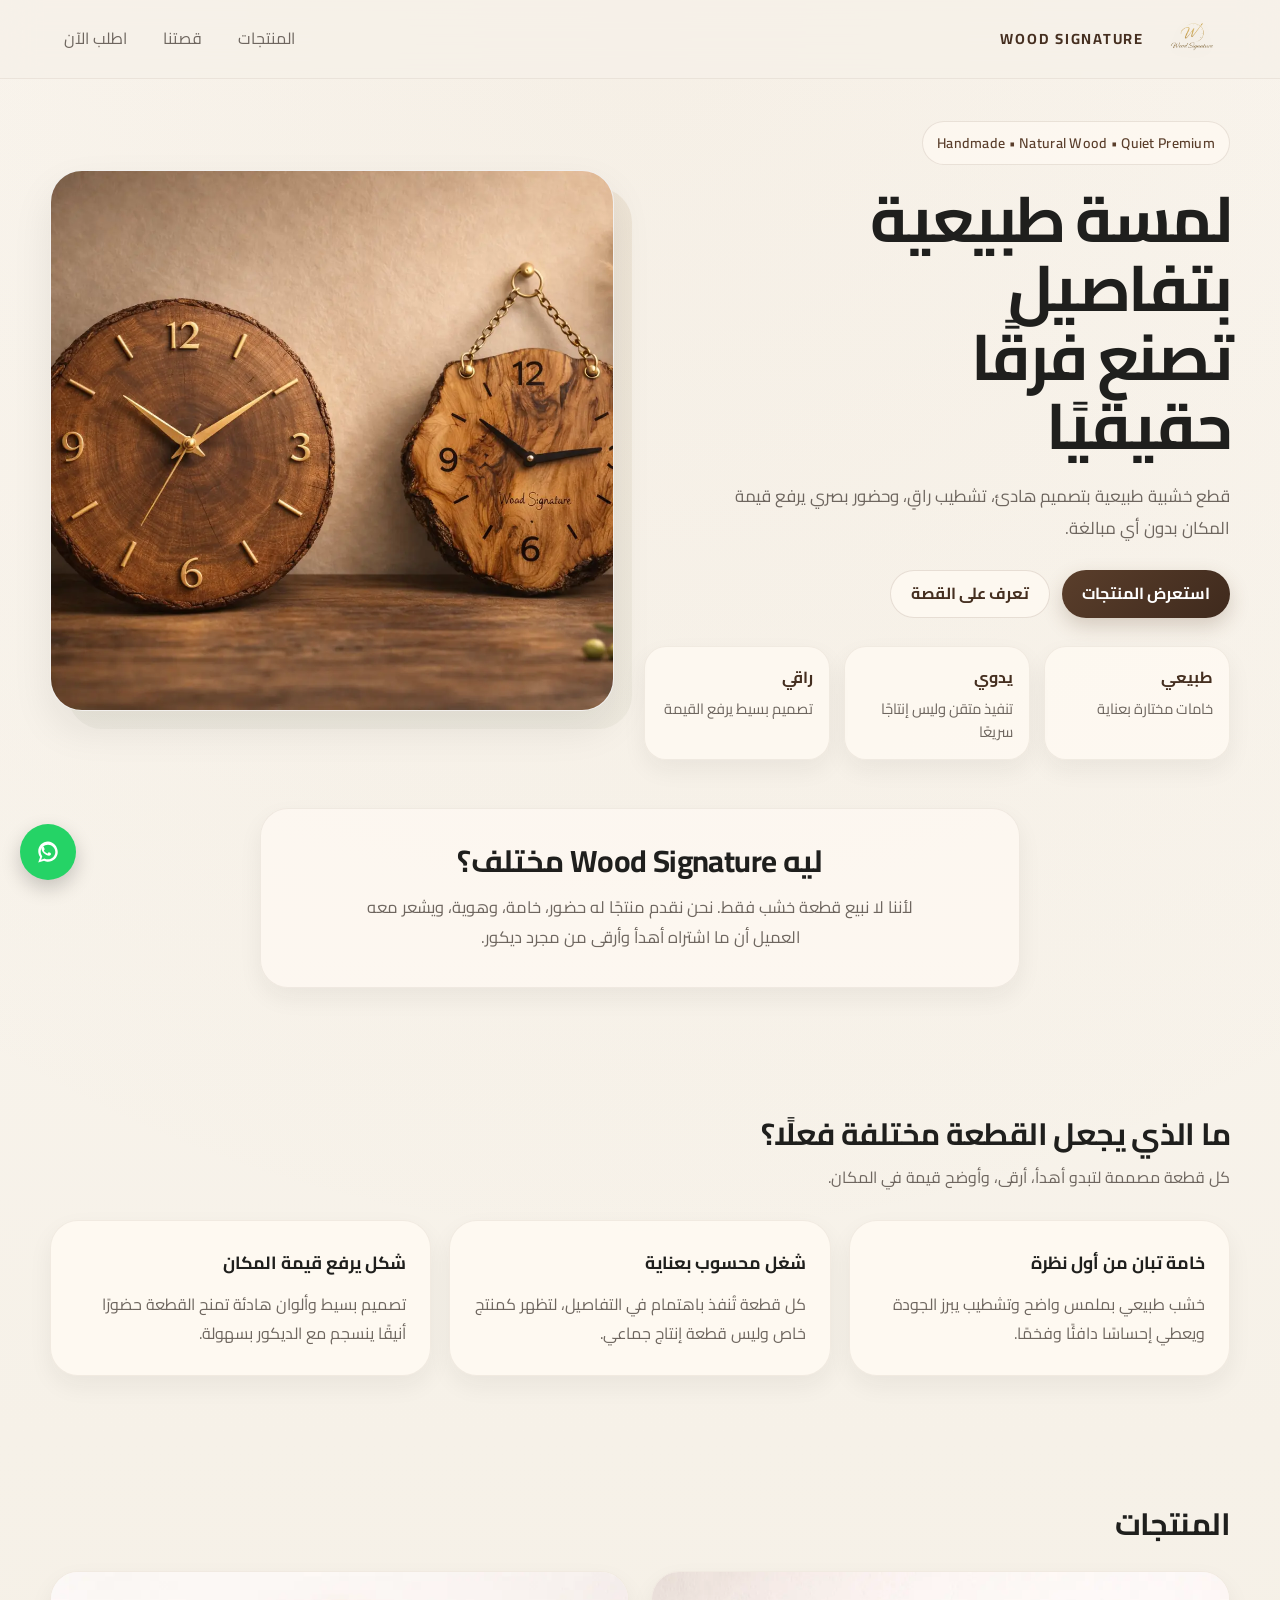
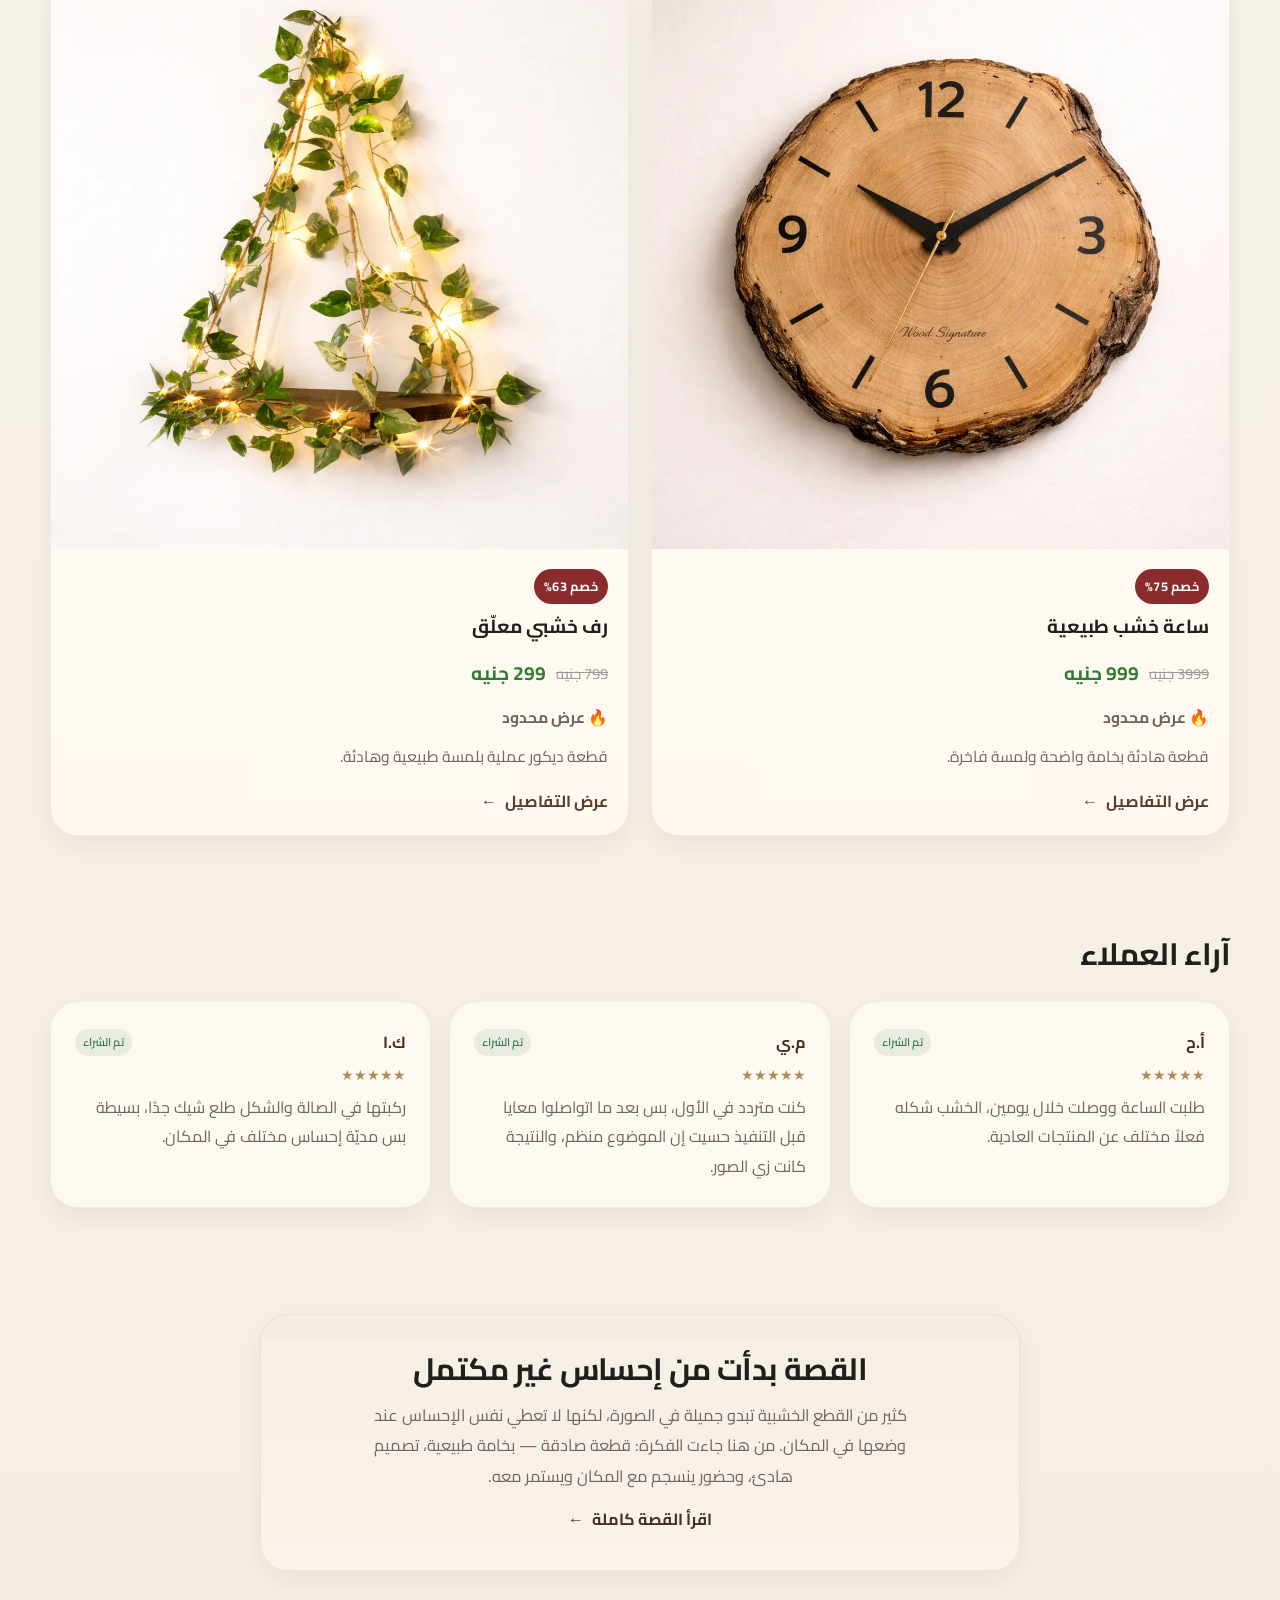
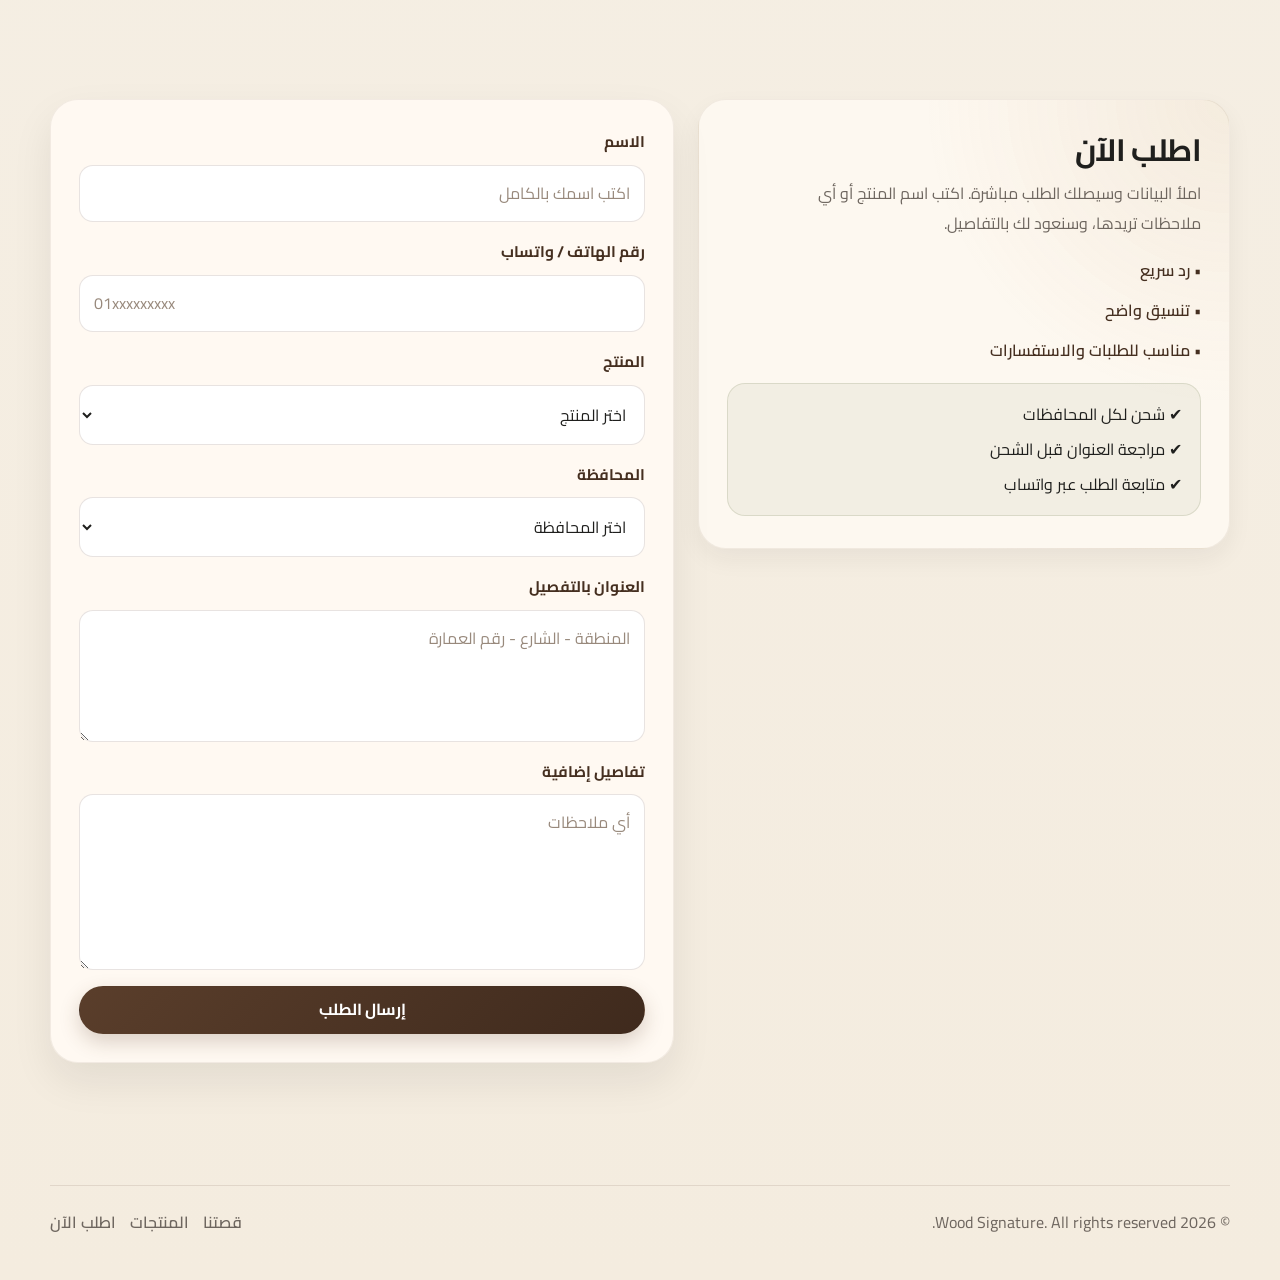
<file: index.html>
<!DOCTYPE html>
<html lang="ar" dir="rtl">
<head>
  <meta name="facebook-domain-verification" content="6ety1wg7ozezgla9zqcfvdnrjo9vbp" />
  <meta charset="UTF-8" />
  <meta name="description" content="Wood Signature - منتجات خشبية طبيعية بتصميم هادئ، يدوي، واحترافي." />
  <meta name="keywords" content="Wood Signature, خشب طبيعي, منتجات خشبية, ساعة خشب, رف خشبي, ديكور خشبي, handmade" />
  <meta name="theme-color" content="#5A3E2B" />
  <meta name="robots" content="index,follow" />
  <meta name="viewport" content="width=device-width, initial-scale=1.0" />

  <title>Wood Signature | فن الخشب الطبيعي</title>
<meta property="og:title" content="Wood Signature | قطعة ديكور تغير شكل المكان">
<meta property="og:description" content="ساعة خشب طبيعي ورف ديكور بإضاءة دافئة. تصميم هادئ يضيف إحساس فاخر لأي مكان.">
<meta property="og:url" content="https://woodsignature.store/">
<meta property="og:image" content="https://woodsignature.store/images/hero.webp">
<meta property="og:image:secure_url" content="https://woodsignature.store/images/hero.webp">
<meta property="og:image:type" content="image/webp">
<meta property="og:image:width" content="1200">
<meta property="og:image:height" content="630">
<meta property="og:image:alt" content="Wood Signature قطعة ديكور خشبية بإضاءة دافئة">
<meta property="og:type" content="website">
<meta property="og:locale" content="ar_EG">
<meta property="og:site_name" content="Wood Signature">

<meta name="twitter:card" content="summary_large_image">
<meta name="twitter:title" content="Wood Signature | قطعة ديكور تغير شكل المكان">
<meta name="twitter:description" content="تصميم بسيط بخامة طبيعية يرفع شكل المكان فورًا.">
<meta name="twitter:image" content="https://woodsignature.store/images/hero.webp">
  <link rel="preconnect" href="https://fonts.googleapis.com">
  <link rel="preconnect" href="https://fonts.gstatic.com" crossorigin>
  <link href="https://fonts.googleapis.com/css2?family=Cairo:wght@400;600;700&display=swap" rel="stylesheet">
  <link rel="stylesheet" href="style.css" />


  <!-- Meta Pixel Code -->
<script>
!function(f,b,e,v,n,t,s)
{if(f.fbq)return;n=f.fbq=function(){n.callMethod?
n.callMethod.apply(n,arguments):n.queue.push(arguments)};
if(!f._fbq)f._fbq=n;n.push=n;n.loaded=!0;n.version='2.0';
n.queue=[];t=b.createElement(e);t.async=!0;
t.src=v;s=b.getElementsByTagName(e)[0];
s.parentNode.insertBefore(t,s)}(window, document,'script',
'https://connect.facebook.net/en_US/fbevents.js');
fbq('init', '1238471074940215');
fbq('track', 'PageView');
</script>
<noscript><img height="1" width="1" style="display:none"
src="https://www.facebook.com/tr?id=1238471074940215&ev=PageView&noscript=1"
/></noscript>
<!-- End Meta Pixel Code -->



</head>
<body>

<header class="site-header">
  <div class="container header-inner">
    <a href="index.html" class="brand" aria-label="Wood Signature home">
      <span class="brand-mark" aria-hidden="true">
        <img src="images/logo.png" alt="Wood Signature Logo" class="brand-logo" />
      </span>
      <span class="brand-name">WOOD SIGNATURE</span>
    </a>

    <nav class="site-nav" aria-label="التنقل الرئيسي">
      <a href="index.html#products">المنتجات</a>
      <a href="our-story.html">قصتنا</a>
      <a href="index.html#order">اطلب الآن</a>
    </nav>
  </div>
</header>

<main>

  <section class="hero">
    <div class="container hero-grid">
      <div class="hero-content">
        <p class="eyebrow">Handmade • Natural Wood • Quiet Premium</p>
        <h1>لمسة طبيعية بتفاصيل تصنع فرقًا حقيقيًا</h1>
        <p class="hero-text">
          قطع خشبية طبيعية بتصميم هادئ، تشطيب راقٍ، وحضور بصري يرفع قيمة المكان بدون أي مبالغة.
        </p>

        <div class="hero-actions">
          <a href="#products" class="btn btn-primary">استعرض المنتجات</a>
          <a href="our-story.html" class="btn btn-secondary">تعرف على القصة</a>
        </div>

        <div class="hero-points">
          <div class="hero-point">
            <strong>طبيعي</strong>
            <span>خامات مختارة بعناية</span>
          </div>
          <div class="hero-point">
            <strong>يدوي</strong>
            <span>تنفيذ متقن وليس إنتاجًا سريعًا</span>
          </div>
          <div class="hero-point">
            <strong>راقي</strong>
            <span>تصميم بسيط يرفع القيمة</span>
          </div>
        </div>
      </div>

      <div class="hero-media">
        <img src="images/hero.webp" alt="منتجات Wood Signature الخشبية" class="hero-image" />
      </div>
    </div>
  </section>

  <section class="section intro">
    <div class="container narrow">
      <h2>ليه Wood Signature مختلف؟</h2>
      <p>
        لأننا لا نبيع قطعة خشب فقط. نحن نقدم منتجًا له حضور، خامة، وهوية،
        ويشعر معه العميل أن ما اشتراه أهدأ وأرقى من مجرد ديكور.
      </p>
    </div>
  </section>

<section class="section features">
  <div class="container">
    <div class="section-head">
      <h2>ما الذي يجعل القطعة مختلفة فعلًا؟</h2>
      <p>كل قطعة مصممة لتبدو أهدأ، أرقى، وأوضح قيمة في المكان.</p>
    </div>

    <div class="feature-grid">
      <article class="feature-card">
        <h3>خامة تبان من أول نظرة</h3>
        <p>خشب طبيعي بملمس واضح وتشطيب يبرز الجودة ويعطي إحساسًا دافئًا وفخمًا.</p>
      </article>

      <article class="feature-card">
        <h3>شغل محسوب بعناية</h3>
        <p>كل قطعة تُنفذ باهتمام في التفاصيل، لتظهر كمنتج خاص وليس قطعة إنتاج جماعي.</p>
      </article>

      <article class="feature-card">
        <h3>شكل يرفع قيمة المكان</h3>
        <p>تصميم بسيط وألوان هادئة تمنح القطعة حضورًا أنيقًا ينسجم مع الديكور بسهولة.</p>
      </article>
    </div>
  </div>
</section>

  <section id="products" class="section products">
    <div class="container">
      <div class="section-head">
        <h2>المنتجات</h2>
      </div>

      <div class="product-grid">

      <article class="product-card">
  <a href="product-1.html" class="product-link" aria-label="عرض صفحة المنتج الأول">
    <img src="images/product-1.webp" alt="ساعة خشب طبيعية" class="product-image" />
    <div class="product-body">
      <span class="product-tag">خصم 75%</span>
<h3>ساعة خشب طبيعية</h3>
<div class="price-box">
  <span class="old-price">3999 جنيه</span>
  <span class="new-price">999 جنيه</span>
</div>
      <p class="scarcity-text">🔥 عرض محدود  </p>
      <p>قطعة هادئة بخامة واضحة ولمسة فاخرة.</p>
      <div class="product-footer">
        <span class="product-cta">عرض التفاصيل</span>
      </div>
    </div>
  </a>
</article>

<article class="product-card">
  <a href="product-2.html" class="product-link" aria-label="عرض صفحة المنتج الثاني">
    <img src="images/product-2.webp" alt="رف خشبي معلّق" class="product-image" />
    <div class="product-body">
     <span class="product-tag">خصم 63%</span>
<h3>رف خشبي معلّق</h3>
<div class="price-box">
  <span class="old-price">799 جنيه</span>
  <span class="new-price">299 جنيه</span>
</div>
      <p class="scarcity-text">🔥 عرض محدود  </p>
      <p>قطعة ديكور عملية بلمسة طبيعية وهادئة.</p>
      <div class="product-footer">
        <span class="product-cta">عرض التفاصيل</span>
      </div>
    </div>
  </a>
</article>

      </div>
    </div>
  </section>

<section class="section social-proof">
  <div class="container">

    <div class="section-head">
      <h2>آراء العملاء</h2>
    </div>

    <div class="feature-grid">

      <article class="feature-card">
        <div class="review-head">
          <span class="review-name">أ.ح</span>
          <span class="review-badge">تم الشراء</span>
        </div>
        <div class="review-stars">★★★★★</div>
        <p>طلبت الساعة ووصلت خلال يومين، الخشب شكله فعلاً مختلف عن المنتجات العادية.</p>
      </article>

      <article class="feature-card">
        <div class="review-head">
          <span class="review-name">م.ي</span>
          <span class="review-badge">تم الشراء</span>
        </div>
        <div class="review-stars">★★★★★</div>
        <p>كنت متردد في الأول، بس بعد ما اتواصلوا معايا قبل التنفيذ حسيت إن الموضوع منظم، والنتيجة كانت زي الصور.</p>
      </article>

      <article class="feature-card">
        <div class="review-head">
          <span class="review-name">ك.ا</span>
          <span class="review-badge">تم الشراء</span>
        </div>
        <div class="review-stars">★★★★★</div>
        <p>ركبتها في الصالة والشكل طلع شيك جدًا، بسيطة بس مديّة إحساس مختلف في المكان.</p>
      </article>

    </div>

  </div>
</section>
<section class="section story-band">
  <div class="container narrow">
    <h2>القصة بدأت من إحساس غير مكتمل</h2>
    <p>
      كثير من القطع الخشبية تبدو جميلة في الصورة،
      لكنها لا تعطي نفس الإحساس عند وضعها في المكان.
      من هنا جاءت الفكرة:
      قطعة صادقة — بخامة طبيعية، تصميم هادئ،
      وحضور ينسجم مع المكان ويستمر معه.
    </p>
    <a href="our-story.html" class="text-link">اقرأ القصة كاملة</a>
  </div>
</section>
  <section id="order" class="section order">
    <div class="container order-grid">
      <div class="order-info">
        <h2>اطلب الآن</h2>
        <p>
          املأ البيانات وسيصلك الطلب مباشرة. اكتب اسم المنتج أو أي ملاحظات تريدها،
          وسنعود لك بالتفاصيل.
        </p>

        <div class="order-notes">
          <div>• رد سريع</div>
          <div>• تنسيق واضح</div>
          <div>• مناسب للطلبات والاستفسارات</div>
        </div>

        <div class="trust-box">
          <div>✔ شحن لكل المحافظات</div>
          <div>✔ مراجعة العنوان قبل الشحن</div>
          <div>✔ متابعة الطلب عبر واتساب</div>
        </div>
      </div>

      <form
  class="order-form"
  action="https://formsubmit.co/ajax/f.devilavocat2@gmail.com"
  method="POST"
  onsubmit="handleSubmit(event)"
>
        <input type="hidden" name="_subject" value="طلب جديد من Wood Signature">
        <input type="hidden" name="_captcha" value="false">
        <input type="hidden" name="_template" value="table">
        <input type="hidden" name="_next" value="https://woodsignature.github.io/success.html">

        <div class="form-group">
          <label for="name">الاسم</label>
          <input type="text" id="name" name="name" placeholder="اكتب اسمك بالكامل" required>
        </div>

        <div class="form-group">
          <label for="phone">رقم الهاتف / واتساب</label>
          <input type="tel" id="phone" name="phone" placeholder="01xxxxxxxxx" required>
        </div>

        <div class="form-group">
          <label for="product">المنتج</label>
          <select id="product" name="product" required>
            <option disabled selected>اختر المنتج</option>
            <option value="ساعة خشب">ساعة خشب طبيعية</option>
            <option value="رف خشبي">رف خشبي معلّق</option>
            <option value="استفسار">استفسار</option>
          </select>
        </div>

        <div class="form-group">
          <label for="governorate">المحافظة</label>
          <select id="governorate" name="governorate" required>
            <option disabled selected>اختر المحافظة</option>
            <option>القاهرة</option>
            <option>الجيزة</option>
            <option>الإسكندرية</option>
            <option>الدقهلية</option>
            <option>الشرقية</option>
            <option>الغربية</option>
            <option>المنوفية</option>
            <option>القليوبية</option>
            <option>البحيرة</option>
            <option>كفر الشيخ</option>
            <option>دمياط</option>
            <option>بورسعيد</option>
            <option>الإسماعيلية</option>
            <option>السويس</option>
            <option>بني سويف</option>
            <option>الفيوم</option>
            <option>المنيا</option>
            <option>أسيوط</option>
            <option>سوهاج</option>
            <option>قنا</option>
            <option>الأقصر</option>
            <option>أسوان</option>
          </select>
        </div>

        <div class="form-group">
          <label for="address">العنوان بالتفصيل</label>
          <textarea id="address" name="address" rows="3" placeholder="المنطقة - الشارع - رقم العمارة" required></textarea>
        </div>

        <div class="form-group">
          <label for="message">تفاصيل إضافية</label>
          <textarea id="message" name="message" rows="5" placeholder="أي ملاحظات"></textarea>
        </div>

        <button type="submit" class="btn btn-primary btn-full">إرسال الطلب</button>

        <p id="success-msg" style="display:none; color:green; font-weight:bold; margin-top:10px;">
          ✔ تم إرسال الطلب بنجاح — سيتم التواصل معك خلال دقائق
        </p>
      </form>
    </div>
  </section>
</main>

<footer class="site-footer">
  <div class="container footer-inner">
    <p>© 2026 Wood Signature. All rights reserved.</p>
    <div class="footer-links">
      <a href="our-story.html">قصتنا</a>
      <a href="index.html#products">المنتجات</a>
      <a href="index.html#order">اطلب الآن</a>
    </div>
  </div>
</footer>

<script>
async function handleSubmit(e) {
  e.preventDefault();
  const form = e.target;

  
  // استبدل السطر الموجود في ملفك بهذا السطر (رابط الإصدار 12)
const googleSheetUrl = "https://script.google.com/macros/s/AKfycby0pdFjNM2YiaVuMMeXy2-Dw-ts55sq_NolYc1Zkocan3gsUXcnz5-R0VeWePZt4Zs_yA/exec";

  const formData = new FormData(form);
  const text = `طلب جديد:
الاسم: ${form.name.value}
التليفون: ${form.phone.value}
المنتج: ${form.product.value}
المحافظة: ${form.governorate.value}
العنوان: ${form.address.value}
تفاصيل: ${form.message.value}`;

  const submitBtn = form.querySelector('button[type="submit"]');
  if(submitBtn) {
    submitBtn.disabled = true;
    submitBtn.innerText = "جاري الحفظ وإرسال الطلب...";
  }

  try {
    // إرسال البيانات لجوجل شيت وللإيميل
    await Promise.all([
      fetch(form.action, {
        method: "POST",
        headers: { "Accept": "application/json" },
        body: formData
      }),
      fetch(googleSheetUrl, {
        method: "POST",
        mode: "no-cors",
        body: new URLSearchParams(formData)
      })
    ]);
  } catch (error) {
    console.error("Error:", error);
  }

  if (typeof fbq === "function") {
    fbq('track', 'Lead');
  }

  document.getElementById("success-msg").style.display = "block";

  window.open(
    "https://wa.me/201111630767?text=" + encodeURIComponent(text),
    "_blank",
    "noopener"
  );

  form.reset();
  if(submitBtn) {
    submitBtn.disabled = false;
    submitBtn.innerText = "إرسال الطلب";
  }
}
</script>

<a href="https://wa.me/201111630767" class="whatsapp-btn" onclick="if (typeof fbq === 'function') { fbq('track', 'Lead'); }">
  <svg viewBox="0 0 32 32" width="26" height="26" fill="white">
    <path d="M19.11 17.38c-.29-.14-1.7-.84-1.96-.93-.26-.1-.45-.14-.64.14-.19.29-.73.93-.9 1.12-.16.19-.33.21-.62.07-.29-.14-1.23-.45-2.34-1.43-.86-.77-1.44-1.73-1.61-2.02-.17-.29-.02-.45.13-.6.13-.13.29-.33.43-.5.14-.17.19-.29.29-.48.1-.19.05-.36-.02-.5-.07-.14-.64-1.55-.88-2.13-.23-.55-.46-.47-.64-.48l-.55-.01c-.19 0-.5.07-.76.36-.26.29-1 1-.99 2.43.01 1.43 1.03 2.81 1.17 3 .14.19 2.02 3.08 4.9 4.32.69.3 1.22.48 1.63.61.69.22 1.32.19 1.82.12.56-.08 1.7-.69 1.94-1.35.24-.67.24-1.24.17-1.36-.07-.12-.26-.19-.55-.33z"/>
    <path d="M16 3C9.37 3 4 8.37 4 15c0 2.65.86 5.1 2.32 7.09L4 29l7.11-2.28C13.02 27.7 14.48 28 16 28c6.63 0 12-5.37 12-12S22.63 3 16 3zm0 22c-1.37 0-2.7-.28-3.93-.83l-.28-.12-4.22 1.35 1.37-4.1-.18-.29C7.58 19.07 7 17.57 7 16c0-4.96 4.04-9 9-9s9 4.04 9 9-4.04 9-9 9z"/>
  </svg>
</a>






<script>
  if (window.location.search.includes("products")) {
    document.getElementById("products").scrollIntoView({ behavior: "smooth" });
  }
</script>




</body>
</html>
</file>
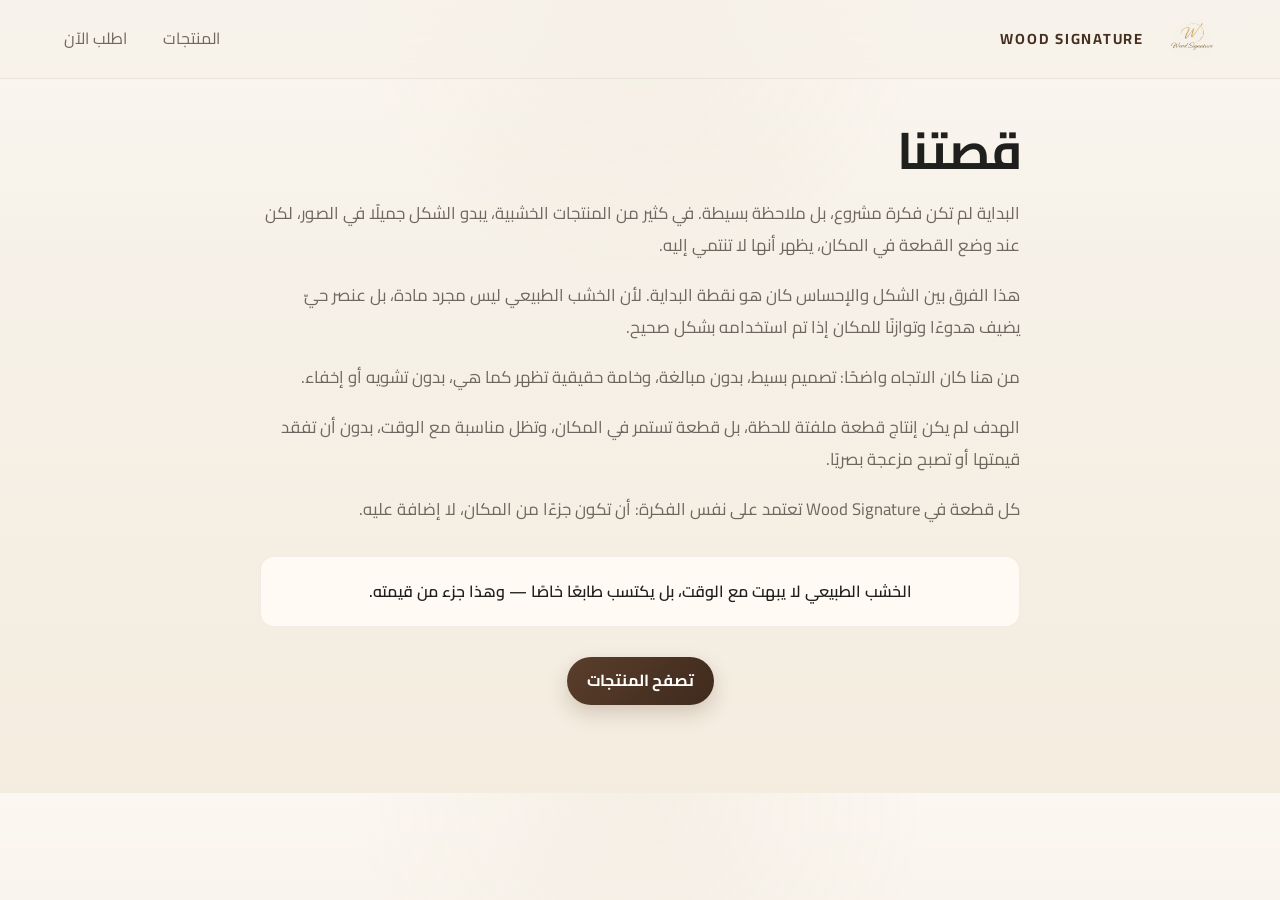
<file: our-story.html>
<!DOCTYPE html>
<html lang="ar" dir="rtl">
<head>
  <meta charset="UTF-8">
  <meta name="description" content="قصتنا في Wood Signature ولماذا نؤمن بقيمة الخشب الطبيعي والتصميم الهادئ.">
 <meta property="og:title" content="قصتنا | Wood Signature">
<meta property="og:description" content="حكايتنا مع الخشب الطبيعي والتصميم الهادئ الذي يضيف قيمة حقيقية للمكان.">
<meta property="og:url" content="https://woodsignature.store/our-story.html">
<meta property="og:image" content="https://woodsignature.store/images/hero.webp">
<meta property="og:image:secure_url" content="https://woodsignature.store/images/hero.webp">
<meta property="og:image:type" content="image/webp">
<meta property="og:image:width" content="1200">
<meta property="og:image:height" content="630">
<meta property="og:image:alt" content="Wood Signature - منتجات خشبية طبيعية بتصميم هادئ">
<meta property="og:type" content="website">
<meta property="og:locale" content="ar_EG">
<meta property="og:site_name" content="Wood Signature">

<meta name="twitter:card" content="summary_large_image">
<meta name="twitter:title" content="قصتنا | Wood Signature">
<meta name="twitter:description" content="حكايتنا مع الخشب الطبيعي والتصميم الهادئ الذي يضيف قيمة حقيقية للمكان.">
<meta name="twitter:image" content="https://woodsignature.store/images/hero.webp">
  <meta name="viewport" content="width=device-width, initial-scale=1.0">
  <title>قصتنا | Wood Signature</title>

  <link rel="preconnect" href="https://fonts.googleapis.com">
  <link rel="preconnect" href="https://fonts.gstatic.com" crossorigin>
  <link href="https://fonts.googleapis.com/css2?family=Cairo:wght@400;600;700&display=swap" rel="stylesheet">
  <link rel="stylesheet" href="style.css">


  <!-- Meta Pixel Code -->
<script>
!function(f,b,e,v,n,t,s)
{if(f.fbq)return;n=f.fbq=function(){n.callMethod?
n.callMethod.apply(n,arguments):n.queue.push(arguments)};
if(!f._fbq)f._fbq=n;n.push=n;n.loaded=!0;n.version='2.0';
n.queue=[];t=b.createElement(e);t.async=!0;
t.src=v;s=b.getElementsByTagName(e)[0];
s.parentNode.insertBefore(t,s)}(window, document,'script',
'https://connect.facebook.net/en_US/fbevents.js');
fbq('init', '1238471074940215');
fbq('track', 'PageView');
</script>
<noscript><img height="1" width="1" style="display:none"
src="https://www.facebook.com/tr?id=1238471074940215&ev=PageView&noscript=1"
/></noscript>
<!-- End Meta Pixel Code -->



</head>
<body>

<header class="site-header">
  <div class="container header-inner">
    <a href="index.html" class="brand">
      <span class="brand-mark">
        <img src="images/logo.png" class="brand-logo">
      </span>
      <span class="brand-name">WOOD SIGNATURE</span>
    </a>

    <nav class="site-nav">
      <a href="index.html#products">المنتجات</a>
      <a href="index.html#order">اطلب الآن</a>
    </nav>
  </div>
</header>

<main class="section story-page">
  <div class="container narrow">

    <!-- عنوان -->
    <h1 class="page-title">قصتنا</h1>

    <!-- فقرة 1 -->
    <p class="story-paragraph">
      البداية لم تكن فكرة مشروع، بل ملاحظة بسيطة.
      في كثير من المنتجات الخشبية، يبدو الشكل جميلًا في الصور،
      لكن عند وضع القطعة في المكان، يظهر أنها لا تنتمي إليه.
    </p>

    <!-- فقرة 2 -->
    <p class="story-paragraph">
      هذا الفرق بين الشكل والإحساس كان هو نقطة البداية.
      لأن الخشب الطبيعي ليس مجرد مادة، بل عنصر حيّ يضيف هدوءًا
      وتوازنًا للمكان إذا تم استخدامه بشكل صحيح.
    </p>

    <!-- فقرة 3 -->
    <p class="story-paragraph">
      من هنا كان الاتجاه واضحًا:
      تصميم بسيط، بدون مبالغة،
      وخامة حقيقية تظهر كما هي، بدون تشويه أو إخفاء.
    </p>

    <!-- فقرة 4 -->
    <p class="story-paragraph">
      الهدف لم يكن إنتاج قطعة ملفتة للحظة،
      بل قطعة تستمر في المكان، وتظل مناسبة مع الوقت،
      بدون أن تفقد قيمتها أو تصبح مزعجة بصريًا.
    </p>

    <!-- فقرة 5 -->
    <p class="story-paragraph">
      كل قطعة في Wood Signature تعتمد على نفس الفكرة:
      أن تكون جزءًا من المكان، لا إضافة عليه.
    </p>

    <!-- بلوك قيمة -->
    <div class="story-highlight">
      الخشب الطبيعي لا يبهت مع الوقت،
      بل يكتسب طابعًا خاصًا — وهذا جزء من قيمته.
    </div>

    <!-- CTA -->
    <div class="story-cta">
      <a href="index.html#products" class="btn btn-primary">تصفح المنتجات</a>
    </div>

  </div>
</main>

</body>
</html>
</file>
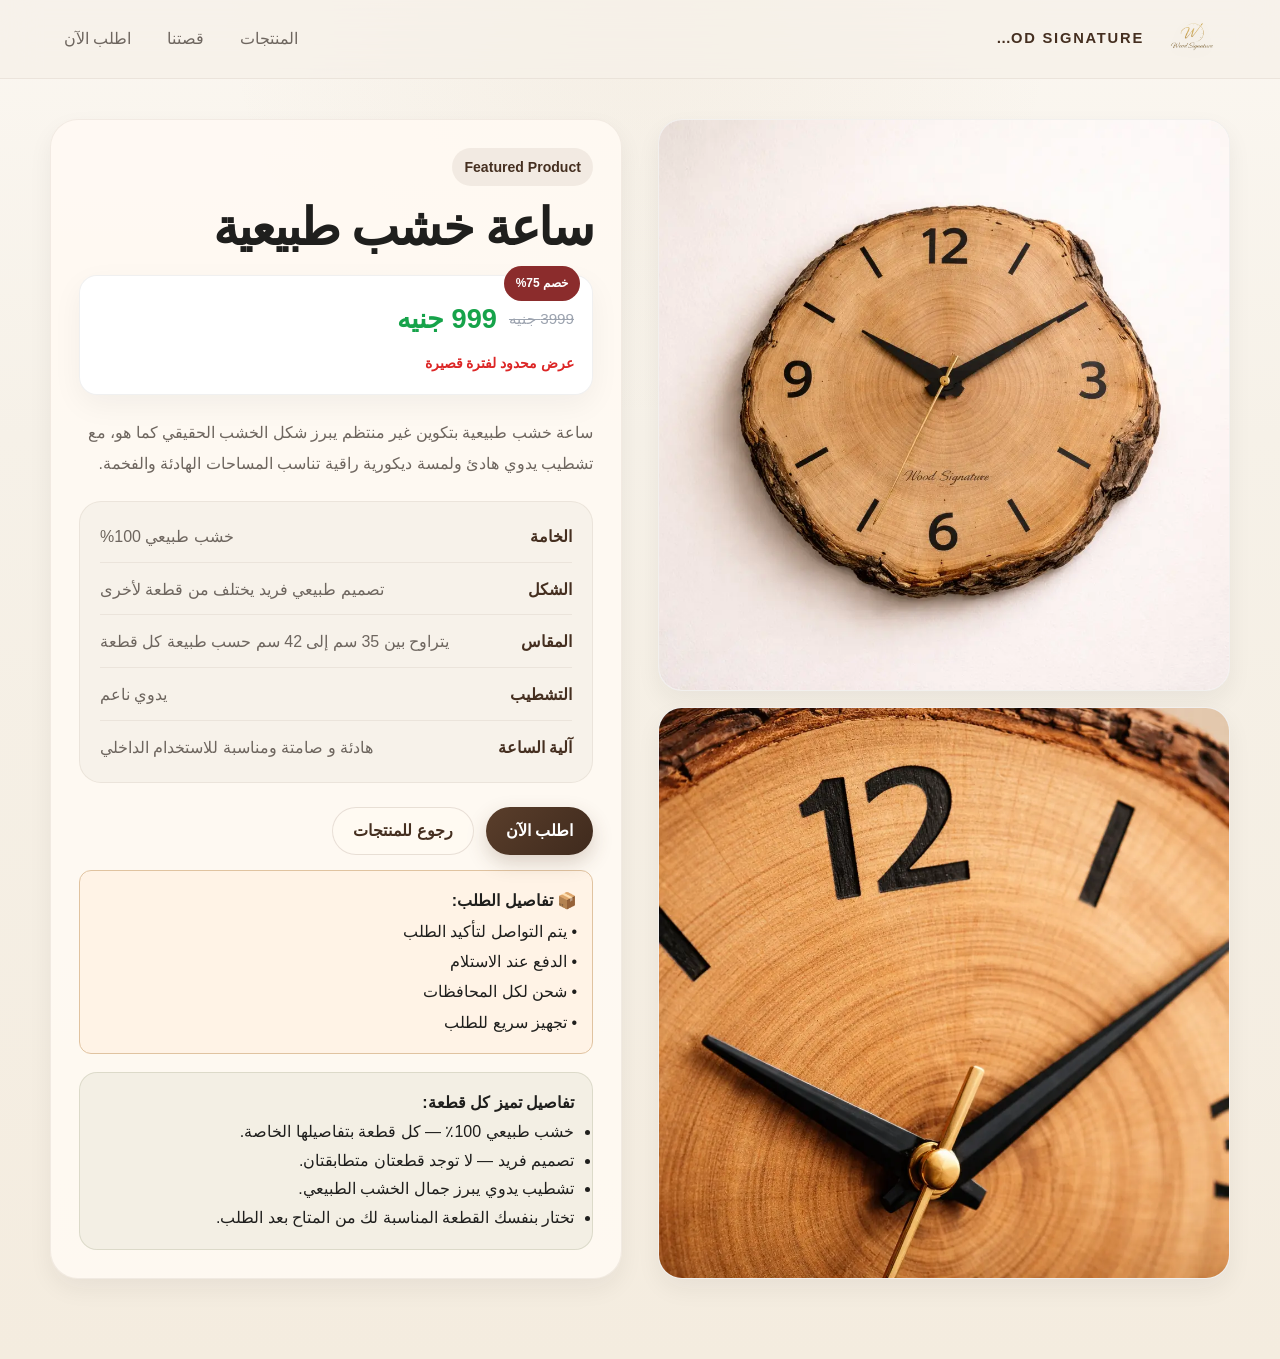
<file: product-1.html>
<!DOCTYPE html>
<html lang="ar" dir="rtl">
<head>
  <meta charset="UTF-8">
  <meta name="viewport" content="width=device-width, initial-scale=1.0">
  <title>ساعة خشب طبيعية | Wood Signature</title>
  <meta name="description" content="ساعة خشب طبيعية بتصميم يدوي غير منتظم ولمسة فاخرة من Wood Signature.">
 <meta property="og:title" content="ساعة خشب طبيعية | Wood Signature">
<meta property="og:description" content="ساعة خشب طبيعي بتصميم هادئ وتشطيب يدوي فخم يضيف حضورًا دافئًا للمكان.">
<meta property="og:url" content="https://woodsignature.store/product-1.html">
<meta property="og:image" content="https://woodsignature.store/images/product-1.webp">
<meta property="og:image:secure_url" content="https://woodsignature.store/images/product-1.webp">
<meta property="og:image:type" content="image/webp">
<meta property="og:image:width" content="1200">
<meta property="og:image:height" content="1200">
<meta property="og:image:alt" content="ساعة خشب طبيعية من Wood Signature">
<meta property="og:type" content="website">
<meta property="og:locale" content="ar_EG">
<meta property="og:site_name" content="Wood Signature">

<meta name="twitter:card" content="summary_large_image">
<meta name="twitter:title" content="ساعة خشب طبيعية | Wood Signature">
<meta name="twitter:description" content="ساعة خشب طبيعي بتصميم هادئ وتشطيب يدوي فخم يضيف حضورًا دافئًا للمكان.">
<meta name="twitter:image" content="https://woodsignature.store/images/product-1.webp">
  <link href="https://fonts.googleapis.com/css2?family=IBM+Plex+Sans+Arabic:wght@400;500;600;700&display=swap" rel="stylesheet">
  <link rel="stylesheet" href="style.css">

  <style>
    .detail-page {
      padding: 40px 0 80px;
    }

    .detail-layout {
      display: grid;
      grid-template-columns: 1fr 1fr;
      gap: 36px;
      align-items: start;
    }

    .detail-gallery {
      display: grid;
      gap: 16px;
    }

    .detail-gallery img {
      width: 100%;
      border-radius: 24px;
      object-fit: cover;
      box-shadow: var(--shadow-soft);
      border: 1px solid rgba(90, 62, 43, 0.08);
      background: #fff;
    }

    .detail-gallery .main-image {
      aspect-ratio: 1 / 1;
    }

    .detail-gallery .detail-image {
      aspect-ratio: 1 / 1;
    }

    .detail-content {
      background: rgba(255, 250, 243, 0.9);
      border: 1px solid rgba(90, 62, 43, 0.08);
      border-radius: 28px;
      padding: 28px;
      box-shadow: var(--shadow-soft);
      position: sticky;
      top: 98px;
    }

    .detail-badge {
      display: inline-flex;
      padding: 6px 12px;
      border-radius: 999px;
      background: rgba(90, 62, 43, 0.08);
      color: var(--primary-dark);
      font-weight: 700;
      font-size: 0.88rem;
      margin-bottom: 14px;
    }

  

   .detail-price-box {
  display: grid;
  gap: 6px;
  margin: 14px 0 18px;
}

.detail-price-label {
  color: var(--muted);
  font-size: 0.92rem;
  font-weight: 600;
}

.detail-price {
  font-size: 1.35rem;
  font-weight: 700;
  color: var(--primary);
}

.detail-price-note {
  color: var(--muted);
  font-size: 0.93rem;
}

    .detail-desc {
      color: var(--muted);
      line-height: 1.95;
      margin-bottom: 22px;
    }

    .specs {
      display: grid;
      gap: 12px;
      margin: 20px 0 24px;
      padding: 20px;
      background: rgba(246, 241, 232, 0.8);
      border: 1px solid rgba(90, 62, 43, 0.08);
      border-radius: 22px;
    }

    .spec-item {
      display: flex;
      justify-content: space-between;
      gap: 14px;
      border-bottom: 1px solid rgba(90, 62, 43, 0.08);
      padding-bottom: 10px;
    }

    .spec-item:last-child {
      border-bottom: none;
      padding-bottom: 0;
    }

    .spec-item strong {
      color: var(--primary-dark);
      font-weight: 700;
    }

    .spec-item span {
      color: var(--muted);
      text-align: left;
    }

    .action-row {
      display: flex;
      gap: 12px;
      flex-wrap: wrap;
      margin-top: 18px;
    }

    .note-box {
      margin-top: 18px;
      padding: 16px 18px;
      border-radius: 18px;
      background: rgba(111, 122, 77, 0.08);
      border: 1px solid rgba(111, 122, 77, 0.18);
      color: var(--text);
      line-height: 1.8;
    }

    @media (max-width: 980px) {
      .detail-layout {
        grid-template-columns: 1fr;
      }

      .detail-content {
        position: static;
      }
    }

    @media (max-width: 640px) {
      .detail-page {
        padding-top: 28px;
      }

      .detail-content {
        padding: 20px;
        border-radius: 22px;
      }

      .spec-item {
        flex-direction: column;
        gap: 4px;
      }

      .action-row {
        flex-direction: column;
      }

      .action-row .btn {
        width: 100%;
      }
    }
  </style>


<!-- Meta Pixel Code -->
<script>
!function(f,b,e,v,n,t,s)
{if(f.fbq)return;n=f.fbq=function(){n.callMethod?
n.callMethod.apply(n,arguments):n.queue.push(arguments)};
if(!f._fbq)f._fbq=n;n.push=n;n.loaded=!0;n.version='2.0';
n.queue=[];t=b.createElement(e);t.async=!0;
t.src=v;s=b.getElementsByTagName(e)[0];
s.parentNode.insertBefore(t,s)}(window, document,'script',
'https://connect.facebook.net/en_US/fbevents.js');
fbq('init', '1238471074940215');
fbq('track', 'PageView');
</script>
<noscript><img height="1" width="1" style="display:none"
src="https://www.facebook.com/tr?id=1238471074940215&ev=PageView&noscript=1"
/></noscript>
<!-- End Meta Pixel Code -->



</head>
<body>

  <header class="site-header">
    <div class="container header-inner">
     <a href="index.html" class="brand" aria-label="العودة للرئيسية">
  <span class="brand-mark" aria-hidden="true">
    <img src="images/logo.png" alt="Wood Signature Logo" class="brand-logo" />
  </span>
  <span class="brand-name">WOOD SIGNATURE</span>
</a>

      <nav class="site-nav" aria-label="التنقل الرئيسي">
        <a href="index.html#products">المنتجات</a>
        <a href="our-story.html">قصتنا</a>
        <a href="index.html#order">اطلب الآن</a>
      </nav>
    </div>
  </header>

  <main class="detail-page">
    <div class="container">
      <div class="detail-layout">

        <div class="detail-gallery">
          <img src="images/product-1.webp" alt="ساعة خشب طبيعية" class="main-image">
          <img src="images/product-1-detail.webp" alt="تفاصيل ساعة الخشب الطبيعية" class="detail-image">
        </div>

        <div class="detail-content">
          <span class="detail-badge">Featured Product</span>
          <h1 class="page-title">ساعة خشب طبيعية</h1>
       <div class="offer-box">

 <span class="offer-badge">خصم 75%</span>

<div class="offer-prices">
  <span class="old-price">3999 جنيه</span>
  <span class="new-price">999 جنيه</span>
</div>

  <div class="offer-note">عرض محدود لفترة قصيرة</div>

</div>

          <p class="detail-desc">
            ساعة خشب طبيعية بتكوين غير منتظم يبرز شكل الخشب الحقيقي كما هو، مع تشطيب يدوي هادئ ولمسة ديكورية راقية تناسب المساحات الهادئة والفخمة.
          </p>

          <div class="specs">
            <div class="spec-item">
              <strong>الخامة</strong>
              <span>خشب طبيعي 100%</span>
            </div>
            <div class="spec-item">
              <strong>الشكل</strong>
              <span>تصميم طبيعي فريد يختلف من قطعة لأخرى</span>
            </div>
            <div class="spec-item">
           <strong>المقاس</strong>
             <span>يتراوح بين 35 سم إلى 42 سم حسب طبيعة كل قطعة</span>
             </div>
            <div class="spec-item">
              <strong>التشطيب</strong>
              <span>يدوي ناعم</span>
            </div>
            <div class="spec-item">
              <strong>آلية الساعة</strong>
              <span>هادئة و صامتة ومناسبة للاستخدام الداخلي</span>
            </div>
          </div>

        <div class="action-row">
  <a href="index.html#order" class="btn btn-primary" onclick="if (typeof fbq === 'function') { fbq('track', 'Lead'); }">اطلب الآن</a>
  <a href="index.html#products" class="btn btn-secondary">رجوع للمنتجات</a>
</div>

<div style="background:#fff3e6; border:1px solid #e0c3a0; padding:15px; border-radius:12px; margin-top:15px; line-height:1.9;">
  <strong>📦 تفاصيل الطلب:</strong><br>
  • يتم التواصل لتأكيد الطلب<br>
  • الدفع عند الاستلام<br>
  • شحن لكل المحافظات<br>
  • تجهيز سريع للطلب
</div>

<div class="note-box">
  <strong>تفاصيل تميز كل قطعة:</strong>
  
  <ul>
    <li>خشب طبيعي 100٪ — كل قطعة بتفاصيلها الخاصة.</li>
    <li>تصميم فريد — لا توجد قطعتان متطابقتان.</li>
    <li>تشطيب يدوي يبرز جمال الخشب الطبيعي.</li>
    <li>تختار بنفسك القطعة المناسبة لك من المتاح بعد الطلب.</li>
  </ul>
</div>
        </div>

      </div>
    </div>
  </main>

</body>
</html>
</file>
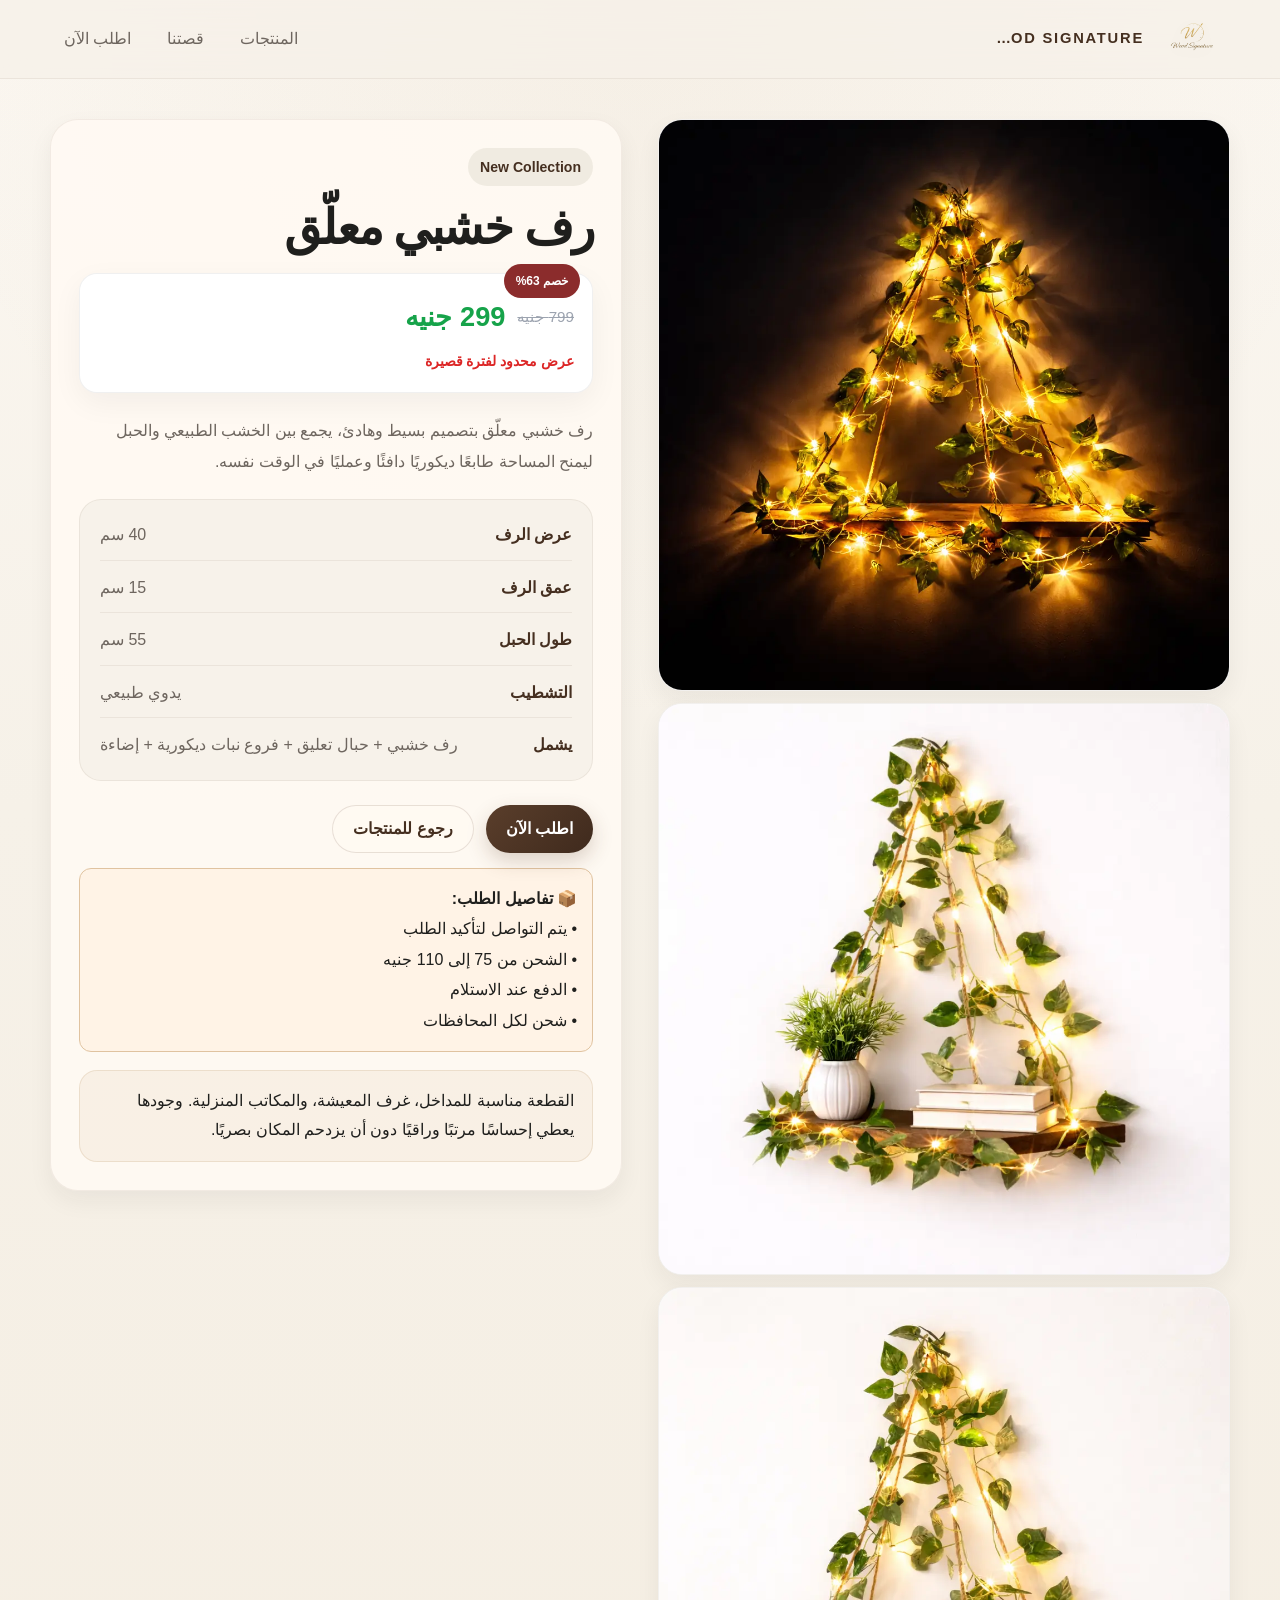
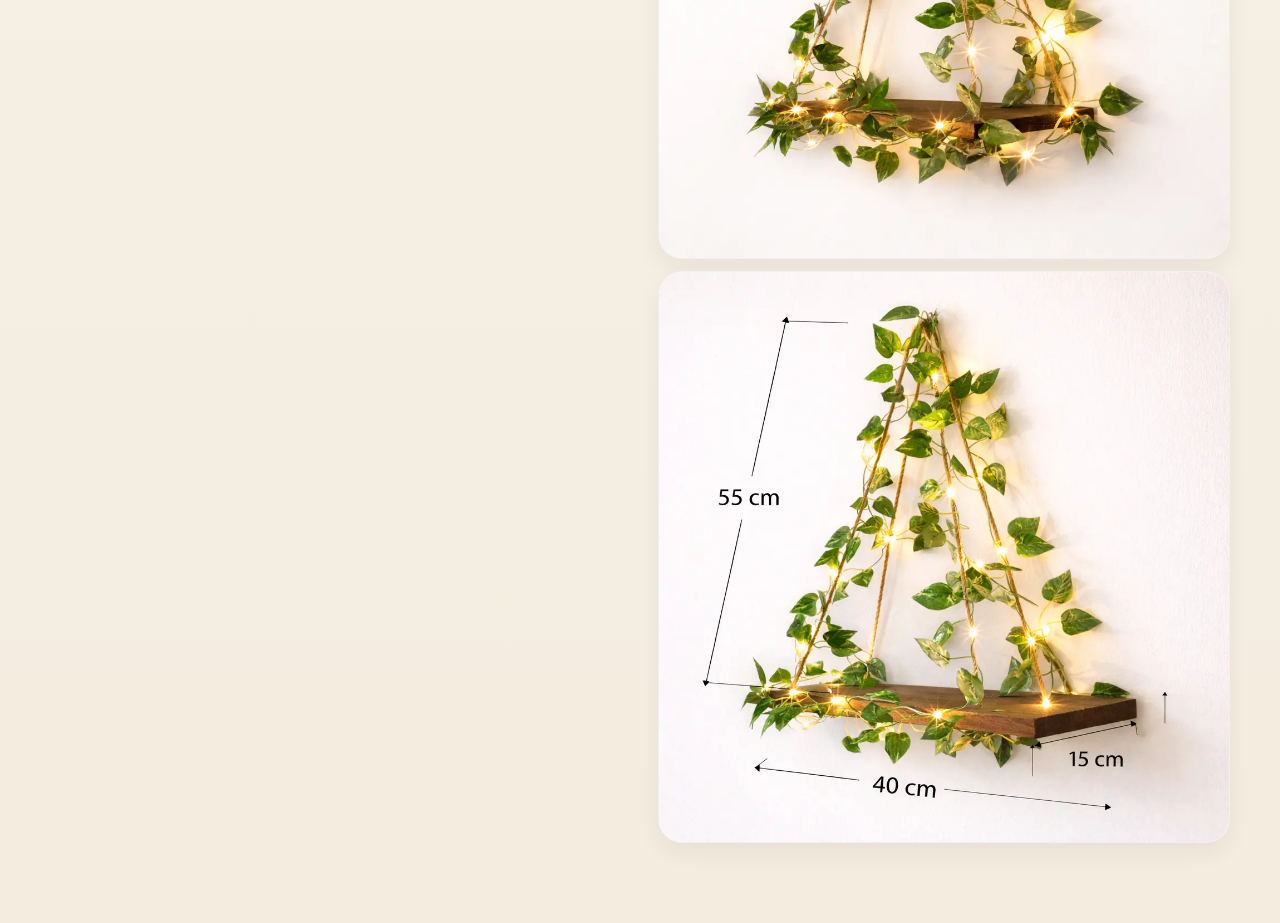
<file: product-2.html>
<!DOCTYPE html>
<html lang="ar" dir="rtl">
<head>
  <meta charset="UTF-8">
  <meta name="viewport" content="width=device-width, initial-scale=1.0">
  <title>رف خشبي معلّق | Wood Signature</title>
  <meta name="description" content="رف خشبي معلّق بتصميم ديكوري عملي وخامة طبيعية من Wood Signature.">
 <meta property="og:title" content="رف خشبي معلّق | Wood Signature">
<meta property="og:description" content="رف خشبي معلّق بخامة طبيعية وتصميم هادئ يضيف لمسة ديكور أنيقة للمكان.">
<meta property="og:url" content="https://woodsignature.store/product-2.html">
<meta property="og:image" content="https://woodsignature.store/images/product-2-night.webp">
<meta property="og:image:secure_url" content="https://woodsignature.store/images/product-2-night.webp">
<meta property="og:image:width" content="1200">
<meta property="og:image:height" content="1200">
<meta property="og:image:alt" content="رف خشبي معلّق من Wood Signature">
<meta property="og:type" content="website">
<meta property="og:locale" content="ar_EG">
<meta property="og:site_name" content="Wood Signature">

<meta name="twitter:card" content="summary_large_image">
<meta name="twitter:title" content="رف خشبي معلّق | Wood Signature">
<meta name="twitter:description" content="رف خشبي معلّق بخامة طبيعية وتصميم هادئ يضيف لمسة ديكور أنيقة للمكان.">
<meta name="twitter:image" content="https://woodsignature.store/images/product-2-night.webp">
  <link href="https://fonts.googleapis.com/css2?family=IBM+Plex+Sans+Arabic:wght@400;500;600;700&display=swap" rel="stylesheet">
  <link rel="stylesheet" href="style.css">

  <style>
    .detail-page {
      padding: 40px 0 80px;
    }

    .detail-layout {
      display: grid;
      grid-template-columns: 1fr 1fr;
      gap: 36px;
      align-items: start;
    }

   .detail-gallery {
  display: grid;
  gap: 12px;
}

    .detail-gallery img {
      width: 100%;
      border-radius: 24px;
      object-fit: cover;
      box-shadow: var(--shadow-soft);
      border: 1px solid rgba(90, 62, 43, 0.08);
      background: #fff;
    }

    .detail-gallery .main-image {
      aspect-ratio: 1 / 1;
    }

    .detail-gallery .detail-image {
      aspect-ratio: 1 / 1;
    }

    .detail-content {
      background: rgba(255, 250, 243, 0.9);
      border: 1px solid rgba(90, 62, 43, 0.08);
      border-radius: 28px;
      padding: 28px;
      box-shadow: var(--shadow-soft);
      position: sticky;
      top: 98px;
    }

    .detail-badge {
      display: inline-flex;
      padding: 6px 12px;
      border-radius: 999px;
      background: rgba(111, 122, 77, 0.10);
      color: var(--primary-dark);
      font-weight: 700;
      font-size: 0.88rem;
      margin-bottom: 14px;
    }

    .detail-content h1 {
      font-size: clamp(2rem, 4vw, 3rem);
      line-height: 1.15;
      margin-bottom: 12px;
      color: var(--text);
    }

    .detail-price-box {
  display: grid;
  gap: 6px;
  margin: 14px 0 18px;
}

.detail-price-label {
  color: var(--muted);
  font-size: 0.92rem;
  font-weight: 600;
}

.detail-price {
  font-size: 1.35rem;
  font-weight: 700;
  color: var(--primary);
}

.detail-price-note {
  color: var(--muted);
  font-size: 0.93rem;
}

    .detail-desc {
      color: var(--muted);
      line-height: 1.95;
      margin-bottom: 22px;
    }

    .specs {
      display: grid;
      gap: 12px;
      margin: 20px 0 24px;
      padding: 20px;
      background: rgba(246, 241, 232, 0.8);
      border: 1px solid rgba(90, 62, 43, 0.08);
      border-radius: 22px;
    }

    .spec-item {
      display: flex;
      justify-content: space-between;
      gap: 14px;
      border-bottom: 1px solid rgba(90, 62, 43, 0.08);
      padding-bottom: 10px;
    }

    .spec-item:last-child {
      border-bottom: none;
      padding-bottom: 0;
    }

    .spec-item strong {
      color: var(--primary-dark);
      font-weight: 700;
    }

    .spec-item span {
      color: var(--muted);
      text-align: left;
    }

    .action-row {
      display: flex;
      gap: 12px;
      flex-wrap: wrap;
      margin-top: 18px;
    }

    .note-box {
      margin-top: 18px;
      padding: 16px 18px;
      border-radius: 18px;
      background: rgba(176, 141, 87, 0.08);
      border: 1px solid rgba(176, 141, 87, 0.18);
      color: var(--text);
      line-height: 1.8;
    }

    @media (max-width: 980px) {
      .detail-layout {
        grid-template-columns: 1fr;
      }

      .detail-content {
        position: static;
      }
    }

    @media (max-width: 640px) {
      .detail-page {
        padding-top: 28px;
      }

      .detail-content {
        padding: 20px;
        border-radius: 22px;
      }

      .spec-item {
        flex-direction: column;
        gap: 4px;
      }

      .action-row {
        flex-direction: column;
      }

      .action-row .btn {
        width: 100%;
      }
    }
  </style>


<!-- Meta Pixel Code -->
<script>
!function(f,b,e,v,n,t,s)
{if(f.fbq)return;n=f.fbq=function(){n.callMethod?
n.callMethod.apply(n,arguments):n.queue.push(arguments)};
if(!f._fbq)f._fbq=n;n.push=n;n.loaded=!0;n.version='2.0';
n.queue=[];t=b.createElement(e);t.async=!0;
t.src=v;s=b.getElementsByTagName(e)[0];
s.parentNode.insertBefore(t,s)}(window, document,'script',
'https://connect.facebook.net/en_US/fbevents.js');
fbq('init', '1238471074940215');
fbq('track', 'PageView');
</script>
<noscript><img height="1" width="1" style="display:none"
src="https://www.facebook.com/tr?id=1238471074940215&ev=PageView&noscript=1"
/></noscript>
<!-- End Meta Pixel Code -->



</head>
<body>

  <header class="site-header">
    <div class="container header-inner">
     <a href="index.html" class="brand" aria-label="العودة للرئيسية">
  <span class="brand-mark" aria-hidden="true">
    <img src="images/logo.png" alt="Wood Signature Logo" class="brand-logo" />
  </span>
  <span class="brand-name">WOOD SIGNATURE</span>
</a>

      <nav class="site-nav" aria-label="التنقل الرئيسي">
        <a href="index.html#products">المنتجات</a>
        <a href="our-story.html">قصتنا</a>
        <a href="index.html#order">اطلب الآن</a>
      </nav>
    </div>
  </header>

  <main class="detail-page">
    <div class="container">
      <div class="detail-layout">

    <div class="detail-gallery">

  <img src="images/product-2-night.webp" class="main-image">

<img src="images/product-2-style.webp" class="detail-image">

<img src="images/product-2.webp" class="detail-image">

<img src="images/product-2-detail.webp" class="detail-image">

</div>

        <div class="detail-content">
          <span class="detail-badge">New Collection</span>
          <h1 class="page-title">رف خشبي معلّق</h1>
    <div class="offer-box">
  

 <span class="offer-badge">خصم 63%</span>

<div class="offer-prices">
  <span class="old-price">799 جنيه</span>
  <span class="new-price">299 جنيه</span>
</div>

  <div class="offer-note">عرض محدود لفترة قصيرة</div>

</div>

          <p class="detail-desc">
            رف خشبي معلّق بتصميم بسيط وهادئ، يجمع بين الخشب الطبيعي والحبل ليمنح المساحة طابعًا ديكوريًا دافئًا وعمليًا في الوقت نفسه.
          </p>

        <div class="specs">
  <div class="spec-item">
    <strong>عرض الرف</strong>
    <span>40 سم</span>
  </div>
  <div class="spec-item">
    <strong>عمق الرف</strong>
    <span>15 سم</span>
  </div>
  <div class="spec-item">
    <strong>طول الحبل</strong>
    <span>55 سم</span>
  </div>
  <div class="spec-item">
    <strong>التشطيب</strong>
    <span>يدوي طبيعي</span>
  </div>

  <div class="spec-item">
    <strong>يشمل</strong>
    <span>رف خشبي + حبال تعليق + فروع نبات ديكورية + إضاءة</span>
  </div>
</div>

          <div class="action-row">
            <a href="index.html#order" class="btn btn-primary" onclick="if (typeof fbq === 'function') { fbq('track', 'Lead'); }">اطلب الآن</a>
            <a href="index.html#products" class="btn btn-secondary">رجوع للمنتجات</a>
          </div>

          <div style="background:#fff3e6; border:1px solid #e0c3a0; padding:15px; border-radius:12px; margin-top:15px; line-height:1.9;">
  <strong>📦 تفاصيل الطلب:</strong><br>
  • يتم التواصل لتأكيد الطلب<br>
  • الشحن من 75 إلى 110 جنيه<br>
  • الدفع عند الاستلام<br>
  • شحن لكل المحافظات<br>
</div>

          <div class="note-box">
            القطعة مناسبة للمداخل، غرف المعيشة، والمكاتب المنزلية. وجودها يعطي إحساسًا مرتبًا وراقيًا دون أن يزدحم المكان بصريًا.
          </div>
        </div>

      </div>
    </div>
  </main>

</body>
</html>
</file>
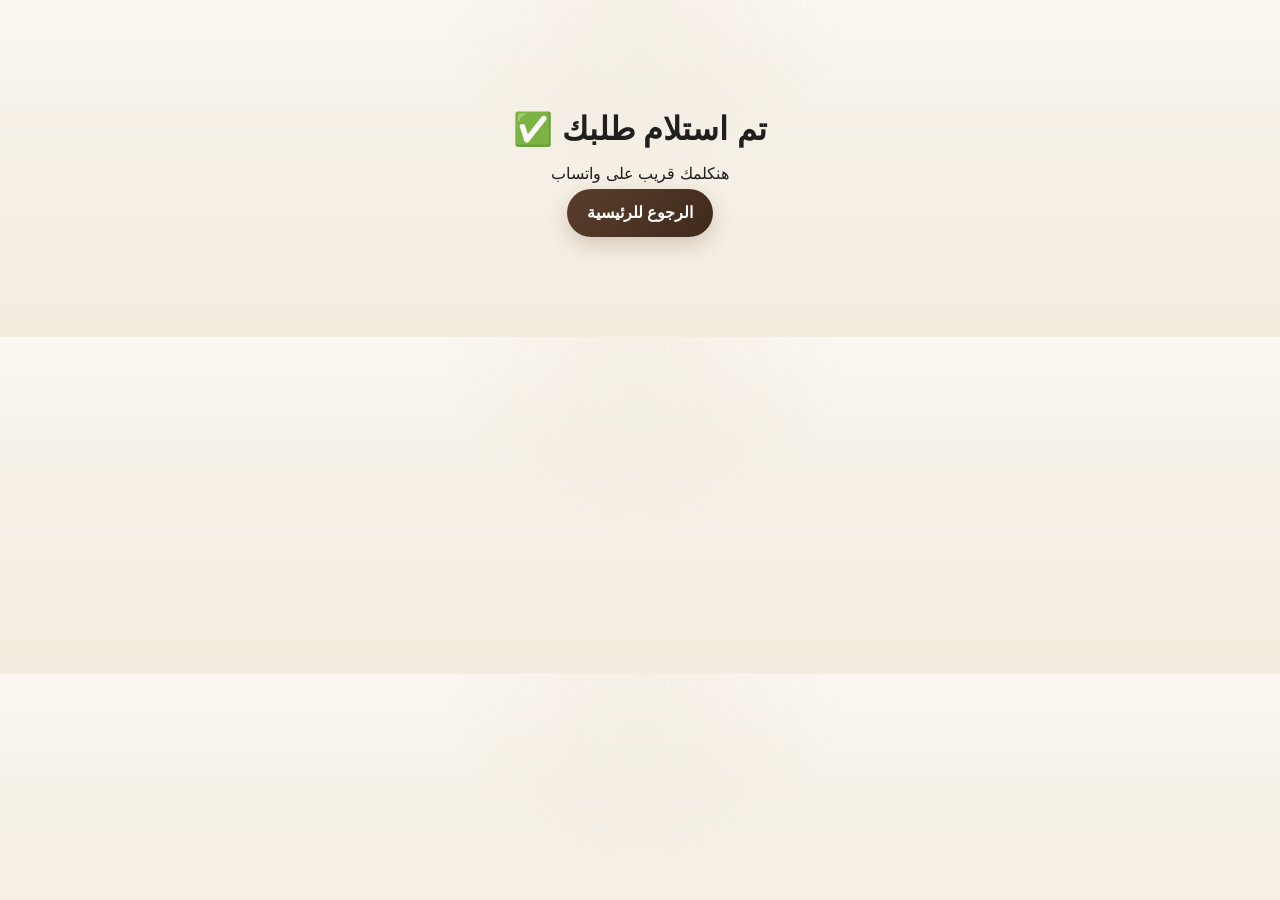
<file: success.html>
<!DOCTYPE html>
<html lang="ar" dir="rtl">
<head>
  <meta charset="UTF-8">
  <meta name="viewport" content="width=device-width, initial-scale=1.0">
  <title>تم الإرسال</title>
  <link rel="stylesheet" href="style.css">


  <!-- Meta Pixel Code -->
<script>
!function(f,b,e,v,n,t,s)
{if(f.fbq)return;n=f.fbq=function(){n.callMethod?
n.callMethod.apply(n,arguments):n.queue.push(arguments)};
if(!f._fbq)f._fbq=n;n.push=n;n.loaded=!0;n.version='2.0';
n.queue=[];t=b.createElement(e);t.async=!0;
t.src=v;s=b.getElementsByTagName(e)[0];
s.parentNode.insertBefore(t,s)}(window, document,'script',
'https://connect.facebook.net/en_US/fbevents.js');
fbq('init', '1238471074940215');
fbq('track', 'PageView');
</script>
<noscript><img height="1" width="1" style="display:none"
src="https://www.facebook.com/tr?id=1238471074940215&ev=PageView&noscript=1"
/></noscript>
<!-- End Meta Pixel Code -->



</head>
<body>

  <div style="text-align:center; padding:100px 20px;">
    <h1>تم استلام طلبك ✅</h1>
    <p>هنكلمك قريب على واتساب</p>
    <a href="index.html" class="btn btn-primary">الرجوع للرئيسية</a>
  </div>

</body>
</html>
</file>
<file: style.css>
/* =========================
   Wood Signature | style.css
   Quiet Premium Handmade
   ========================= */

:root {
  --bg: #f6f1e8;
  --surface: #fffaf3;
  --surface-2: #f0e4d6;
  --primary: #5a3e2b;
  --primary-dark: #452f20;
  --text: #1f1f1d;
  --muted: #6e665f;
  --line: rgba(90, 62, 43, 0.14);
  --accent-olive: #6f7a4d;
  --accent-gold: #b08d57;
  --shadow: 0 18px 40px rgba(31, 31, 29, 0.08);
  --shadow-soft: 0 10px 24px rgba(31, 31, 29, 0.06);
  --radius-xl: 28px;
  --radius-lg: 22px;
  --radius-md: 16px;
  --radius-sm: 12px;
  --container: 1180px;
}

* {
  box-sizing: border-box;
  margin: 0;
  padding: 0;
}

html {
  scroll-behavior: smooth;
}

body {
  direction: rtl;
  font-family: "Cairo", sans-serif;
  background:
    radial-gradient(circle at top, rgba(176, 141, 87, 0.07), transparent 28%),
    linear-gradient(180deg, #fbf7f1 0%, var(--bg) 32%, #f4ecdf 100%);
  color: var(--text);
  line-height: 1.85;
  text-rendering: optimizeLegibility;
  -webkit-font-smoothing: antialiased;
}

img {
  display: block;
  max-width: 100%;
}

a {
  color: inherit;
  text-decoration: none;
}

button,
input,
select,
textarea {
  font: inherit;
}

::selection {
  background: rgba(90, 62, 43, 0.18);
  color: var(--text);
}

.container {
  width: min(calc(100% - 32px), var(--container));
  margin-inline: auto;
}

.narrow {
  width: min(100%, 760px);
  margin-inline: auto;
}

.section {
  padding: 88px 0;
}

.section-head {
  display: grid;
  gap: 10px;
  margin-bottom: 28px;
  max-width: 760px;
}

.section-head h2,
.intro h2,
.story-band h2,
.order-info h2,
.social-proof h2 {
  font-size: clamp(1.6rem, 2.4vw, 2.25rem);
  line-height: 1.2;
  letter-spacing: -0.02em;
  color: var(--text);
}

.section-head p,
.intro p,
.story-band p,
.order-info p,
.feature-card p,
.product-body p,
.hero-text,
.hero-points span,
.footer-inner p,
.reviews-card p {
  color: var(--muted);
}

.site-header {
  position: sticky;
  top: 0;
  z-index: 100;
  backdrop-filter: blur(18px);
  background: rgba(246, 241, 232, 0.74);
  border-bottom: 1px solid rgba(90, 62, 43, 0.08);
}

.header-inner {
  min-height: 78px;
  display: flex;
  align-items: center;
  justify-content: space-between;
  gap: 16px;
}

.brand {
  display: inline-flex;
  align-items: center;
  gap: 10px;
  min-width: 0;
  flex: 0 0 auto;
}

.brand-mark {
  width: 76px;
  height: 76px;
  display: grid;
  place-items: center;
  overflow: hidden;
  flex: 0 0 auto;
}

.brand-logo {
  width: 100%;
  height: 100%;
  object-fit: contain;
  transform: scale(1.22);
  transform-origin: center;
  filter: drop-shadow(0 2px 6px rgba(0, 0, 0, 0.08));
}

.brand-name {
  font-weight: 700;
  letter-spacing: 0.12em;
  font-size: 0.92rem;
  color: var(--primary-dark);
  white-space: nowrap;
  overflow: hidden;
  text-overflow: ellipsis;
  max-width: 10rem;
}

.site-nav {
  display: flex;
  align-items: center;
  gap: 8px;
  flex-wrap: nowrap;
  flex-shrink: 0;
}

.site-nav a {
  position: relative;
  padding: 10px 14px;
  border-radius: 999px;
  color: var(--muted);
  transition: 0.25s ease;
  white-space: nowrap;
}

.site-nav a:hover {
  color: var(--primary-dark);
  background: rgba(90, 62, 43, 0.06);
}

.hero {
  padding: 42px 0 24px;
}

.hero-grid {
  display: grid;
  grid-template-columns: 1.02fr 0.98fr;
  gap: 30px;
  align-items: center;
}

.hero-content {
  display: grid;
  gap: 20px;
  align-content: start;
}

.eyebrow {
  display: inline-flex;
  width: fit-content;
  padding: 8px 14px;
  border: 1px solid rgba(90, 62, 43, 0.12);
  background: rgba(255, 250, 243, 0.7);
  color: var(--primary);
  border-radius: 999px;
  font-size: 0.88rem;
  font-weight: 600;
  letter-spacing: 0.02em;
}

.hero h1 {
  font-size: clamp(2.2rem, 5vw, 4.35rem);
  line-height: 1.08;
  letter-spacing: -0.04em;
  color: var(--text);
  max-width: 10ch;
}

.hero-text {
  font-size: 1.06rem;
  max-width: 56ch;
}

.hero-actions {
  display: flex;
  flex-wrap: wrap;
  gap: 12px;
  margin-top: 6px;
}

.btn,
button.btn-primary,
button.btn-secondary {
  display: inline-flex;
  align-items: center;
  justify-content: center;
  min-height: 48px;
  padding: 0 20px;
  border-radius: 999px;
  border: 1px solid transparent;
  font-weight: 700;
  transition: 0.25s ease;
  cursor: pointer;
}

.btn-primary {
  background: linear-gradient(135deg, #5a3e2b, #3f2a1d);
  color: #fff;
  border: none;
  transition: all 0.2s ease;
  box-shadow: 0 8px 20px rgba(90, 62, 43, 0.22);
}

.btn-primary:hover {
  background: linear-gradient(135deg, #3f2a1d, #2f1f15);
  transform: translateY(-1px);
  box-shadow: 0 12px 26px rgba(90, 62, 43, 0.28);
}

.btn-primary:active {
  transform: scale(0.98);
}


.btn-secondary {
  background: rgba(255, 250, 243, 0.78);
  border-color: rgba(90, 62, 43, 0.14);
  color: var(--primary-dark);
}

.btn-secondary:hover {
  background: #fff;
  transform: translateY(-1px);
}

.btn-full {
  width: 100%;
}

.hero-points {
  display: grid;
  grid-template-columns: repeat(3, minmax(0, 1fr));
  gap: 14px;
  margin-top: 8px;
}

.hero-point {
  padding: 16px 16px 15px;
  border-radius: var(--radius-lg);
  background: rgba(255, 250, 243, 0.78);
  border: 1px solid rgba(90, 62, 43, 0.08);
  box-shadow: var(--shadow-soft);
}

.hero-point strong {
  display: block;
  color: var(--primary-dark);
  font-size: 1rem;
  margin-bottom: 4px;
}

.hero-point span {
  display: block;
  font-size: 0.92rem;
  line-height: 1.6;
}

.hero-media {
  position: relative;
  isolation: isolate;
}

.hero-media::before {
  content: "";
  position: absolute;
  inset: 18px -18px -18px 18px;
  border-radius: 34px;
  background: linear-gradient(180deg, rgba(176, 141, 87, 0.12), rgba(111, 122, 77, 0.06));
  z-index: -1;
}

.hero-image {
  width: 100%;
  aspect-ratio: 1.04 / 1;
  object-fit: cover;
  border-radius: 32px;
  border: 1px solid rgba(90, 62, 43, 0.08);
  box-shadow: var(--shadow);
  background: #fff;
}

.intro {
  padding-top: 24px;
}

.intro .narrow {
  text-align: center;
  padding: 34px 28px;
  background: rgba(255, 250, 243, 0.68);
  border: 1px solid rgba(90, 62, 43, 0.08);
  border-radius: var(--radius-xl);
  box-shadow: var(--shadow-soft);
}

.intro h2 {
  margin-bottom: 12px;
}

.intro p {
  max-width: 64ch;
  margin-inline: auto;
  font-size: 1.03rem;
}

.features {
  padding-top: 40px;
}

.feature-grid {
  display: grid;
  grid-template-columns: repeat(3, minmax(0, 1fr));
  gap: 18px;
}

.feature-card {
  padding: 26px 24px;
  background: rgba(255, 250, 243, 0.82);
  border: 1px solid rgba(90, 62, 43, 0.08);
  border-radius: var(--radius-xl);
  box-shadow: var(--shadow-soft);
  transition: transform 0.25s ease, box-shadow 0.25s ease, border-color 0.25s ease;
}

.feature-card:hover {
  transform: translateY(-4px);
  border-color: rgba(90, 62, 43, 0.14);
  box-shadow: var(--shadow);
}

.feature-card h3 {
  font-size: 1.1rem;
  margin-bottom: 10px;
  color: var(--text);
}

.products {
  padding-top: 42px;
}

.product-grid {
  display: grid;
  grid-template-columns: repeat(2, minmax(0, 1fr));
  gap: 22px;
}

.product-card {
  background: rgba(255, 250, 243, 0.88);
  border: 1px solid rgba(90, 62, 43, 0.08);
  border-radius: 28px;
  overflow: hidden;
  box-shadow: var(--shadow-soft);
  transition: transform 0.25s ease, box-shadow 0.25s ease, border-color 0.25s ease;
}

.product-card:hover {
  transform: translateY(-5px);
  box-shadow: var(--shadow);
  border-color: rgba(90, 62, 43, 0.16);
}

.product-link {
  display: grid;
  height: 100%;
}

.product-image {
  width: 100%;
  aspect-ratio: 1 / 1;
  object-fit: cover;
  background: #fff;
}

.product-body {
  padding: 20px 20px 18px;
  display: grid;
  gap: 10px;
}

.product-tag {
  width: fit-content;
  padding: 6px 10px;
  border-radius: 999px;
  background: #8b2c2c;
  color: #fff;
  font-size: 0.8rem;
  font-weight: 700;
  letter-spacing: 0.02em;
}

.product-body h3 {
  font-size: 1.18rem;
  color: var(--text);
  line-height: 1.35;
}

.price-box {
  display: flex;
  gap: 10px;
  align-items: center;
  margin: 6px 0 4px;
  flex-wrap: wrap;
}

.old-price {
  text-decoration: line-through;
  color: #999;
  font-size: 0.92rem;
}

.new-price {
  color: #2e7d32;
  font-size: 1.2rem;
  font-weight: 700;
}

.scarcity-text {
 color: #a94442;
  font-weight: 700;
  font-weight: 700;
  font-size: 0.94rem;
  margin-top: -2px;
}

.product-body p {
  font-size: 0.98rem;
}

.product-footer {
  margin-top: 6px;
}

.product-cta {
  display: inline-flex;
  align-items: center;
  gap: 8px;
  color: var(--primary);
  font-weight: 700;
}

.product-cta::after,
.text-link::after {
  content: "←";
  transition: transform 0.25s ease;
}

.product-link:hover .product-cta::after,
.text-link:hover::after {
  transform: translateX(-3px);
}

.social-proof {
  padding-top: 12px;
}

.reviews-card {
  padding: 28px 24px;
  border-radius: var(--radius-xl);
  background: rgba(255, 250, 243, 0.82);
  border: 1px solid rgba(90, 62, 43, 0.08);
  box-shadow: var(--shadow-soft);
  text-align: center;
}

.reviews-stars {
  font-size: 1.2rem;
  letter-spacing: 0.14em;
  margin-bottom: 10px;
  color: #b08d57;
}

.reviews-card h2 {
  margin-bottom: 10px;
}

.reviews-card p {
  color: var(--muted);
  line-height: 1.9;
}

.story-band {
  padding-top: 18px;
}

.story-band .narrow {
  text-align: center;
  padding: 36px 30px;
  background:
    linear-gradient(180deg, rgba(90, 62, 43, 0.05), rgba(176, 141, 87, 0.03)),
    rgba(255, 250, 243, 0.72);
  border: 1px solid rgba(90, 62, 43, 0.08);
  border-radius: var(--radius-xl);
  box-shadow: var(--shadow-soft);
}

.story-band h2 {
  margin-bottom: 12px;
}

.story-band p {
  margin-inline: auto;
  max-width: 62ch;
  font-size: 1.02rem;
}

.text-link {
  display: inline-flex;
  align-items: center;
  gap: 8px;
  margin-top: 14px;
  color: var(--primary-dark);
  font-weight: 700;
}

.order {
  padding-top: 40px;
}

.order-grid {
  display: grid;
  grid-template-columns: 0.92fr 1.08fr;
  gap: 24px;
  align-items: start;
}

.order-info {
  padding: 32px 28px;
  border-radius: var(--radius-xl);
  background:
    radial-gradient(circle at top right, rgba(176, 141, 87, 0.12), transparent 44%),
    rgba(255, 250, 243, 0.82);
  border: 1px solid rgba(90, 62, 43, 0.08);
  box-shadow: var(--shadow-soft);
}

.order-info h2 {
  margin-bottom: 10px;
}

.order-info p {
  margin-bottom: 18px;
  max-width: 46ch;
}

.order-notes {
  display: grid;
  gap: 10px;
  color: var(--primary-dark);
  font-weight: 600;
}

.trust-box {
  margin-top: 18px;
  padding: 16px 18px;
  border-radius: 18px;
  background: rgba(111, 122, 77, 0.08);
  border: 1px solid rgba(111, 122, 77, 0.18);
  color: var(--text);
  line-height: 1.8;
  display: grid;
  gap: 6px;
}

.order-form {
  padding: 28px;
  border-radius: var(--radius-xl);
  background: rgba(255, 250, 243, 0.92);
  border: 1px solid rgba(90, 62, 43, 0.08);
  box-shadow: var(--shadow);
  display: grid;
  gap: 16px;
}

.form-group {
  display: grid;
  gap: 8px;
}

.form-group label {
  font-size: 0.96rem;
  font-weight: 700;
  color: var(--primary-dark);
}

.form-group input,
.form-group select,
.form-group textarea {
  width: 100%;
  border: 1px solid rgba(90, 62, 43, 0.14);
  background: #fff;
  color: var(--text);
  border-radius: 14px;
  padding: 13px 14px;
  outline: none;
  transition: 0.2s ease;
  box-shadow: inset 0 1px 0 rgba(255, 255, 255, 0.6);
}

.form-group textarea {
  resize: vertical;
  min-height: 132px;
}

.form-group input::placeholder,
.form-group textarea::placeholder {
  color: #98897c;
}

.form-group input:focus,
.form-group select:focus,
.form-group textarea:focus {
  border-color: rgba(90, 62, 43, 0.35);
  box-shadow: 0 0 0 4px rgba(90, 62, 43, 0.08);
}

.site-footer {
  padding: 34px 0 42px;
}

.footer-inner {
  display: flex;
  justify-content: space-between;
  align-items: center;
  gap: 16px;
  border-top: 1px solid rgba(90, 62, 43, 0.12);
  padding-top: 22px;
}

.footer-links {
  display: flex;
  align-items: center;
  gap: 14px;
  flex-wrap: wrap;
}

.footer-links a {
  color: var(--muted);
  font-weight: 600;
}

.footer-links a:hover {
  color: var(--primary-dark);
}

/* Utility */
.hidden {
  display: none !important;
}

/* Accessibility */
a:focus-visible,
button:focus-visible,
input:focus-visible,
select:focus-visible,
textarea:focus-visible {
  outline: 3px solid rgba(176, 141, 87, 0.45);
  outline-offset: 3px;
}

/* WhatsApp button */
.whatsapp-btn {
  position: fixed;
  bottom: 20px;
  left: 20px;
  width: 56px;
  height: 56px;
  display: grid;
  place-items: center;
  background: #25D366;
  color: #fff;
  font-size: 22px;
  border-radius: 50%;
  z-index: 999;
  box-shadow: 0 8px 20px rgba(0, 0, 0, 0.2);
  transition: transform 0.2s ease, box-shadow 0.2s ease;
}

.whatsapp-btn:hover {
  transform: translateY(-2px);
  box-shadow: 0 10px 24px rgba(0, 0, 0, 0.22);
}

/* Responsive */
@media (max-width: 1080px) {
  .hero-grid,
  .order-grid {
    grid-template-columns: 1fr;
  }

  .hero h1 {
    max-width: 12ch;
  }

  .hero-media {
    order: -1;
    max-width: 860px;
    margin-inline: auto;
  }

  .feature-grid,
  .product-grid {
    grid-template-columns: 1fr 1fr;
  }
}

@media (max-width: 760px) {
  .section {
    padding: 68px 0;
  }

  .header-inner {
    gap: 10px;
    padding: 10px 0;
  }

  .brand {
    gap: 8px;
  }

  .brand-mark {
    width: 64px;
    height: 64px;
  }

  .brand-name {
    font-size: 0.72rem;
    letter-spacing: 0.08em;
    max-width: 7.8rem;
  }

  .site-nav {
    gap: 4px;
  }

  .site-nav a {
    padding: 6px 8px;
    font-size: 0.72rem;
  }

  .hero {
    padding-top: 28px;
  }

  .hero h1 {
    font-size: clamp(2rem, 10vw, 3rem);
    max-width: none;
  }

  .hero-points,
  .feature-grid,
  .product-grid {
    grid-template-columns: 1fr;
  }

  .intro .narrow,
  .story-band .narrow,
  .order-info,
  .order-form,
  .reviews-card {
    padding: 24px 18px;
  }

  .footer-inner {
    flex-direction: column;
    align-items: flex-start;
  }
}

@media (max-width: 480px) {
  .container {
    width: min(calc(100% - 20px), var(--container));
  }

  .brand-name {
    max-width: 6.8rem;
  }

  .site-nav a {
    padding-inline: 7px;
  }

  .hero-actions {
    flex-direction: column;
  }

  .btn,
  .btn-primary,
  .btn-secondary {
    width: 100%;
  }

  .product-body {
    padding: 18px 16px 16px;
  }

  .whatsapp-btn {
    width: 52px;
    height: 52px;
    font-size: 20px;
    bottom: 16px;
    left: 16px;
  }
}

.whatsapp-btn {
  animation: pulse 2s infinite;
}

@keyframes pulse {
  0% { transform: scale(1); }
  50% { transform: scale(1.08); }
  100% { transform: scale(1); }
}

.page-title {
  font-size: clamp(2.2rem, 4vw, 3.6rem);
  line-height: 1.08;
  letter-spacing: -0.04em;
  color: var(--text);
  margin-bottom: 20px;
}



.story-page p {
  color: var(--muted);
  line-height: 1.9;
  font-size: 1.05rem;
}


/* Story page */
.story-page {
  display: grid;
  gap: 16px;
  padding-top: 44px;
  padding-bottom: 88px;
}

.story-hero {
  display: grid;
  gap: 14px;
  margin-bottom: 28px;
}



.story-lead {
  max-width: 70ch;
  font-size: 1.06rem;
  color: var(--muted);
}

.story-band--compact {
  margin-top: 24px;
}

.story-band--compact .container {
  padding: 32px 28px;
}

.story-band--compact .btn {
  margin-top: 8px;
}

/* Product detail pricing */
.detail-price-box {
  display: grid;
  gap: 6px;
  margin: 14px 0 18px;
}

.detail-price-label {
  color: var(--muted);
  font-size: 0.92rem;
  font-weight: 600;
}

.detail-price {
  font-size: 1.35rem;
  font-weight: 700;
  color: var(--primary);
}

.detail-price-note {
  color: var(--muted);
  font-size: 0.93rem;
}



.testimonial-grid {
  display: grid;
  grid-template-columns: repeat(3, minmax(0, 1fr));
  gap: 20px;
  margin-top: 28px;
}

.testimonial-card {
  background: var(--surface);
  border: 1px solid rgba(60, 40, 25, 0.08);
  border-radius: 24px;
  padding: 24px;
  box-shadow: 0 14px 36px rgba(72, 48, 24, 0.08);
}

.testimonial-top {
  display: flex;
  justify-content: space-between;
  align-items: center;
  margin-bottom: 14px;
}

.testimonial-stars {
  color: #b07a2b;
  font-weight: 700;
}

.testimonial-tag {
  background: rgba(118, 86, 48, 0.1);
  color: var(--primary);
  border-radius: 999px;
  padding: 5px 12px;
  font-size: 0.8rem;
  font-weight: 700;
}

.testimonial-quote {
  font-size: 1rem;
  line-height: 1.8;
  margin-bottom: 14px;
}

.testimonial-meta {
  font-size: 0.9rem;
  color: var(--muted);
}

.trust-strip {
  display: flex;
  flex-wrap: wrap;
  gap: 10px;
  margin-top: 24px;
}

.trust-item {
  border: 1px solid rgba(60, 40, 25, 0.08);
  border-radius: 999px;
  padding: 8px 14px;
  font-size: 0.85rem;
  font-weight: 700;
  color: var(--primary);
}

@media (max-width: 900px) {
  .testimonial-grid {
    grid-template-columns: 1fr;
  }
}


/* ===== Story Real Page ===== */

.story-paragraph {
  line-height: 1.9;
  margin-bottom: 18px;
  color: var(--text);
  font-size: 1rem;
}

.story-highlight {
  margin: 30px 0;
  padding: 20px;
  border-radius: 14px;
  background: var(--surface);
  border: 1px solid rgba(0,0,0,0.06);
  text-align: center;
  font-weight: 600;
}

.story-cta {
  text-align: center;
  margin-top: 30px;
}

/* Mobile */
@media (max-width: 768px) {

  .story-paragraph {
    font-size: 0.95rem;
  }

  .story-highlight {
    font-size: 0.95rem;
  }

}


/* ===== Offer Box ===== */

.offer-box {
  margin: 18px 0 22px;
  padding: 18px;
  border-radius: 18px;
  background: #fff;
  border: 1px solid rgba(0,0,0,0.06);
  position: relative;
  box-shadow: 0 10px 30px rgba(0,0,0,0.05);
}

/* ===== Discount Badge (Red) ===== */
.offer-badge {
  position: absolute;
  top: -10px;
  right: 12px;
left: auto;
  background: #8b2c2c;
color: #fff;
border: none;
  font-size: 0.75rem;
  font-weight: 700;
  padding: 6px 12px;
  border-radius: 999px;
}

/* ===== Prices ===== */
.offer-prices {
  display: flex;
  align-items: center;
  gap: 12px;
}

/* Old Price (Offer Box) */
.offer-box .old-price {
  text-decoration: line-through;
  color: #9ca3af;
  font-size: 0.95rem;
}

/* New Price (Offer Box) */
.offer-box .new-price {
  font-size: 1.7rem;
  font-weight: 800;
  color: #16a34a;
}

/* ===== Offer Note ===== */
.offer-note {
  margin-top: 6px;
  font-size: 0.85rem;
  color: #dc2626; /* أحمر خفيف */
  font-weight: 600;
}

/* ===== Mobile ===== */
@media (max-width: 640px) {
  .new-price {
    font-size: 1.5rem;
  }

  .offer-box {
    padding: 14px;
  }
}



.review-head {
  display: flex;
  align-items: center;
  justify-content: space-between;
  margin-bottom: 6px;
}

.review-name {
  font-weight: 700;
  color: var(--primary-dark);
}

.review-badge {
  font-size: 0.7rem;
  background: rgba(47, 122, 77, 0.1);
  color: #2f7a4d;
  padding: 3px 8px;
  border-radius: 999px;
  font-weight: 600;
}

.review-stars {
  color: #b08d57;
  font-size: 0.85rem;
  margin-bottom: 4px;
}
</file>
